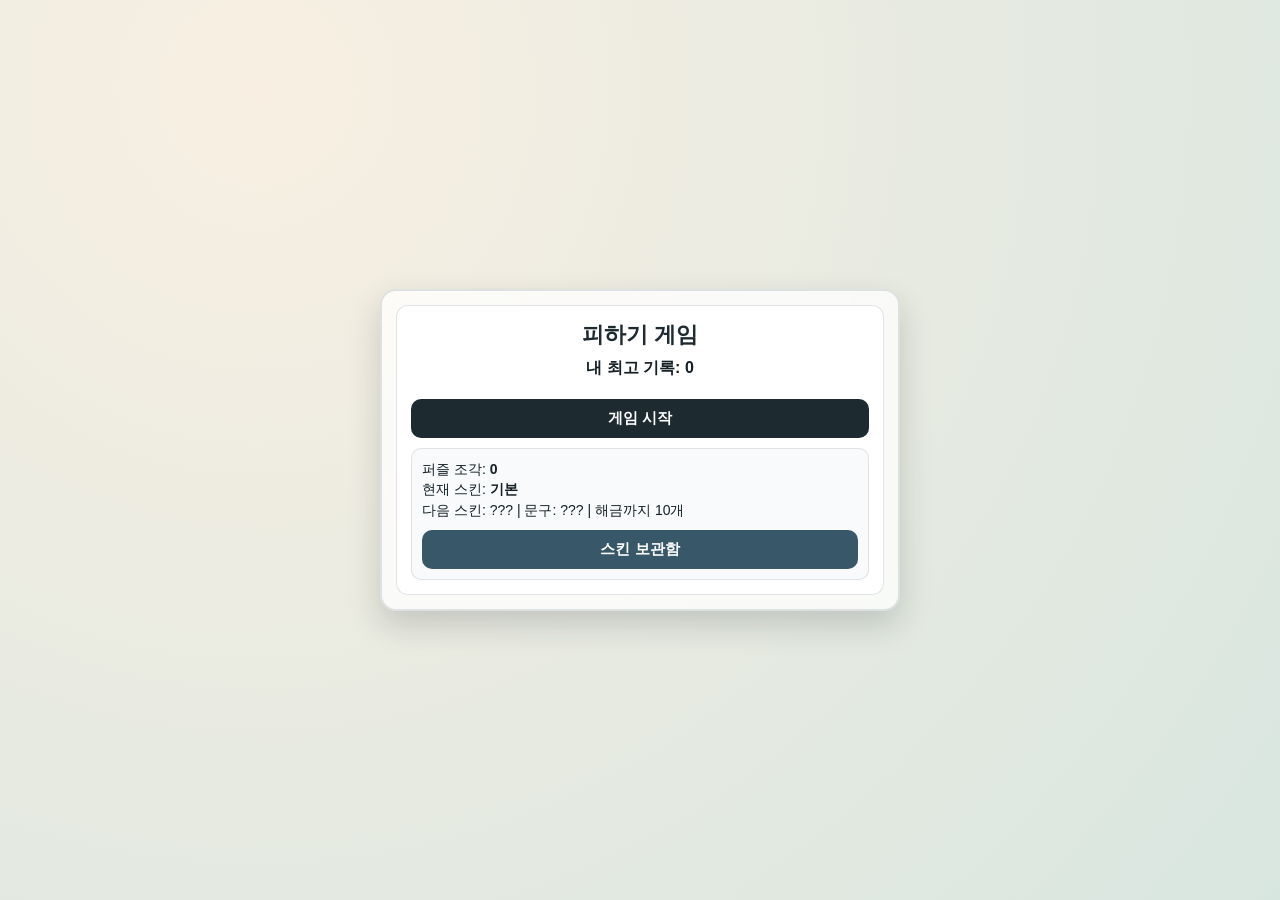
<file: index.html>
<!doctype html>
<html lang="ko">
<head>
  <meta charset="UTF-8" />
  <meta name="viewport" content="width=device-width, initial-scale=1.0" />
  <meta name="theme-color" content="#1d2a30" />
  <link rel="manifest" href="manifest.webmanifest" />
  <link rel="icon" href="icon.svg" type="image/svg+xml" />
  <title>피하기 게임</title>
  <style>
    :root {
      --bg-1: #f8efe2;
      --bg-2: #d8e6e0;
      --panel: #1d2a30;
      --accent: #ef6f6c;
      --text: #142025;
      --light: #ffffff;
    }

    * { box-sizing: border-box; }

    body {
      margin: 0;
      min-height: 100vh;
      font-family: "Trebuchet MS", "Segoe UI", sans-serif;
      color: var(--text);
      background: radial-gradient(circle at 20% 10%, var(--bg-1), var(--bg-2));
      display: grid;
      place-items: center;
      padding: 16px;
    }

    .wrap {
      width: min(92vw, 520px);
      background: rgba(255, 255, 255, 0.75);
      border: 2px solid #24404a22;
      border-radius: 16px;
      padding: 14px;
      box-shadow: 0 14px 32px rgba(22, 33, 38, 0.18);
      backdrop-filter: blur(4px);
    }

    .view { display: none; }
    .view.active { display: block; }

    .top {
      display: flex;
      justify-content: space-between;
      align-items: center;
      flex-wrap: wrap;
      gap: 8px;
      margin-bottom: 10px;
      font-weight: 700;
    }

    .badge {
      padding: 8px 10px;
      border-radius: 10px;
      background: #ffffff;
      border: 1px solid #1d2a3020;
    }

    canvas {
      display: block;
      width: 100%;
      height: auto;
      border-radius: 12px;
      background: linear-gradient(180deg, #18242d 0%, #2f4757 100%);
      border: 2px solid #ffffff70;
    }

    .notice {
      margin-bottom: 10px;
      text-align: center;
      font-weight: 800;
      color: #1d2a30;
      background: #ffd166;
      border: 1px solid #00000020;
      border-radius: 10px;
      padding: 8px 10px;
      opacity: 0;
      transform: translateY(-4px);
      transition: opacity 180ms ease, transform 180ms ease;
      pointer-events: none;
      min-height: 38px;
    }

    .notice.show {
      opacity: 1;
      transform: translateY(0);
    }

    .start-panel {
      margin-bottom: 0;
      background: #ffffff;
      border: 1px solid #1d2a3020;
      border-radius: 12px;
      padding: 14px;
      text-align: center;
    }

    .start-title {
      margin: 0 0 8px;
      font-size: 22px;
      font-weight: 900;
      color: #1d2a30;
    }

    .start-best {
      margin: 0 0 10px;
      font-weight: 700;
    }

    .skin-panel {
      margin-top: 10px;
      background: #f8fafb;
      border: 1px solid #1d2a301c;
      border-radius: 10px;
      padding: 10px;
      text-align: left;
      font-size: 14px;
      line-height: 1.45;
    }

    .btn.alt {
      background: #38586a;
    }

    .skin-view-head {
      display: flex;
      justify-content: space-between;
      align-items: center;
      margin-bottom: 10px;
      gap: 10px;
    }

    .skin-title {
      margin: 0;
      font-size: 20px;
      font-weight: 900;
    }

    .skin-grid {
      display: grid;
      grid-template-columns: repeat(2, minmax(0, 1fr));
      gap: 8px;
      margin-top: 8px;
    }

    .skin-pagination {
      display: flex;
      justify-content: center;
      gap: 6px;
      margin-top: 10px;
    }

    .page-btn {
      min-width: 34px;
      border: 1px solid #1d2a3040;
      border-radius: 8px;
      background: #fff;
      color: #1d2a30;
      padding: 6px 9px;
      font-weight: 800;
      cursor: pointer;
    }

    .page-btn.active {
      background: #1d2a30;
      color: #fff;
      border-color: #1d2a30;
    }

    .skin-card {
      border: 1px solid #1d2a3025;
      border-radius: 10px;
      background: #ffffff;
      padding: 10px;
      text-align: left;
    }

    .skin-card.selected {
      border-color: #244f65;
      box-shadow: inset 0 0 0 1px #244f65;
    }

    .skin-chip {
      display: inline-block;
      width: 16px;
      height: 16px;
      border-radius: 4px;
      border: 1px solid #00000022;
      vertical-align: middle;
      margin-right: 6px;
    }

    .mini-btn {
      margin-top: 8px;
      width: 100%;
      border: none;
      border-radius: 8px;
      padding: 7px 8px;
      background: #2f4b59;
      color: #fff;
      font-size: 13px;
      font-weight: 700;
      cursor: pointer;
    }

    .mini-btn:disabled {
      background: #7f8b91;
      cursor: not-allowed;
    }

    .btn {
      margin-top: 10px;
      width: 100%;
      border: none;
      border-radius: 10px;
      padding: 10px 12px;
      background: var(--panel);
      color: var(--light);
      font-size: 15px;
      font-weight: 700;
      cursor: pointer;
    }

    .btn:hover { filter: brightness(1.08); }
  </style>
</head>
<body>
  <main class="wrap">
    <section id="lobbyView" class="view active">
      <section class="start-panel">
        <h2 class="start-title">피하기 게임</h2>
        <p class="start-best">내 최고 기록: <span id="lobbyBest">0</span></p>
        <button class="btn" id="startBtn">게임 시작</button>
        <section class="skin-panel">
          <div>퍼즐 조각: <strong><span id="lobbyPieces">0</span></strong></div>
          <div>현재 스킨: <strong><span id="lobbySkinName">기본</span></strong></div>
          <div id="nextSkinHint">다음 스킨 해금까지 0개</div>
          <button class="btn alt" id="openSkinBtn">스킨 보관함</button>
        </section>
      </section>
    </section>

    <section id="skinView" class="view">
      <section class="start-panel">
        <div class="skin-view-head">
          <h2 class="skin-title">스킨 보관함</h2>
          <div>조각: <strong><span id="skinViewPieces">0</span></strong></div>
        </div>
        <div id="skinGrid" class="skin-grid"></div>
        <div id="skinPagination" class="skin-pagination"></div>
        <button class="btn" id="backFromSkin">로비로 돌아가기</button>
      </section>
    </section>

    <section id="gameView" class="view">
      <section class="top">
        <div class="badge">점수: <span id="score">0</span></div>
        <div class="badge">최고점: <span id="best">0</span></div>
        <div class="badge">난이도: <span id="difficulty">1</span></div>
        <div class="badge">조각: <span id="pieces">0</span></div>
      </section>
      <div class="notice" id="notice"></div>
      <canvas id="game" width="480" height="640"></canvas>
      <button class="btn" id="restart">다시 시작 (R)</button>
      <button class="btn" id="backLobby">로비로 돌아가기</button>
    </section>
  </main>

  <script>
    const canvas = document.getElementById("game");
    const ctx = canvas.getContext("2d");
    const lobbyViewEl = document.getElementById("lobbyView");
    const skinViewEl = document.getElementById("skinView");
    const gameViewEl = document.getElementById("gameView");
    const lobbyBestEl = document.getElementById("lobbyBest");
    const lobbyPiecesEl = document.getElementById("lobbyPieces");
    const lobbySkinNameEl = document.getElementById("lobbySkinName");
    const nextSkinHintEl = document.getElementById("nextSkinHint");
    const openSkinBtn = document.getElementById("openSkinBtn");
    const skinViewPiecesEl = document.getElementById("skinViewPieces");
    const skinGridEl = document.getElementById("skinGrid");
    const skinPaginationEl = document.getElementById("skinPagination");
    const backFromSkinBtn = document.getElementById("backFromSkin");
    const scoreEl = document.getElementById("score");
    const bestEl = document.getElementById("best");
    const difficultyEl = document.getElementById("difficulty");
    const piecesEl = document.getElementById("pieces");
    const noticeEl = document.getElementById("notice");
    const startBtn = document.getElementById("startBtn");
    const restartBtn = document.getElementById("restart");
    const backLobbyBtn = document.getElementById("backLobby");

    const W = canvas.width;
    const H = canvas.height;

    const SKINS = [
      { id: "basic", name: "기본", body: "#A8E6CF", eye: "#142025", unlockPieces: 0, unlockLine: "기본은 언제나 든든한 스타터!" },
      { id: "sunset", name: "선셋", body: "#FFD166", eye: "#3E2A1E", unlockPieces: 10, unlockLine: "노을빛 입장, 오늘 판 분위기 좋다!" },
      { id: "mint", name: "민트", body: "#7CE7D4", eye: "#103A44", unlockPieces: 25, unlockLine: "상쾌한 민트 출격, 손이 더 가벼워진다!" },
      { id: "night", name: "나이트", body: "#94A3FF", eye: "#1F2240", unlockPieces: 45, unlockLine: "밤하늘 모드 해제, 이제 진짜 고수 느낌!" },
      { id: "cherry", name: "체리", body: "#FF8AAE", eye: "#4B1F2F", unlockPieces: 70, unlockLine: "체리 팡! 화면이 더 달콤해졌다!" },
      { id: "forest", name: "포레스트", body: "#7CCB5A", eye: "#1C3A24", unlockPieces: 100, unlockLine: "숲속 모드 온, 집중력이 살아난다!" },
      { id: "ocean", name: "오션", body: "#6CCBFF", eye: "#11394A", unlockPieces: 135, unlockLine: "파도 리듬 탑승, 회피 감각 최대치!" },
      { id: "volcano", name: "볼케이노", body: "#FF7B4A", eye: "#3D170D", unlockPieces: 175, unlockLine: "화산 코어 점화, 손끝이 뜨거워진다!" }
    ];
    const SKINS_PER_PAGE = 4;

    let bestScore = Number(localStorage.getItem("avoid_best") || 0);
    let puzzlePieces = Number(localStorage.getItem("avoid_pieces") || 0);
    let unlockedSkins = JSON.parse(localStorage.getItem("avoid_unlocked_skins") || "[\"basic\"]");
    let selectedSkinId = localStorage.getItem("avoid_selected_skin") || "basic";
    bestEl.textContent = String(bestScore);
    lobbyBestEl.textContent = String(bestScore);
    piecesEl.textContent = String(puzzlePieces);
    lobbyPiecesEl.textContent = String(puzzlePieces);

    let keys = { left: false, right: false, up: false, down: false };
    let obstacles = [];
    let puzzleDrops = [];
    let score = 0;
    let gameOver = false;
    let gameStarted = false;
    let frame = 0;
    let difficultyTier = 0;
    let noticeTimer = null;
    let skinPage = 1;

    const player = {
      x: W / 2 - 18,
      y: H - 62,
      w: 36,
      h: 36,
      speed: 5.2
    };

    function getSkinById(id) {
      return SKINS.find((skin) => skin.id === id) || SKINS[0];
    }

    function ensureSkinState() {
      const unlockedSet = new Set(unlockedSkins);
      for (const skin of SKINS) {
        if (puzzlePieces >= skin.unlockPieces) unlockedSet.add(skin.id);
      }
      unlockedSkins = SKINS.map((skin) => skin.id).filter((id) => unlockedSet.has(id));
      if (!unlockedSkins.includes(selectedSkinId)) selectedSkinId = unlockedSkins[0] || "basic";
      localStorage.setItem("avoid_unlocked_skins", JSON.stringify(unlockedSkins));
      localStorage.setItem("avoid_selected_skin", selectedSkinId);
    }

    function updateSkinLobbyUI() {
      const currentSkin = getSkinById(selectedSkinId);
      lobbySkinNameEl.textContent = currentSkin.name;
      lobbyPiecesEl.textContent = String(puzzlePieces);
      piecesEl.textContent = String(puzzlePieces);
      skinViewPiecesEl.textContent = String(puzzlePieces);

      const lockedSkin = SKINS.find((skin) => !unlockedSkins.includes(skin.id));
      if (!lockedSkin) {
        nextSkinHintEl.textContent = "모든 스킨을 해금했어요.";
      } else {
        const remain = Math.max(0, lockedSkin.unlockPieces - puzzlePieces);
        nextSkinHintEl.textContent = `다음 스킨: ??? | 문구: ??? | 해금까지 ${remain}개`;
      }
    }

    function setActiveView(viewEl) {
      lobbyViewEl.classList.remove("active");
      skinViewEl.classList.remove("active");
      gameViewEl.classList.remove("active");
      viewEl.classList.add("active");
    }

    function selectSkin(skinId) {
      if (!unlockedSkins.includes(skinId)) return;
      selectedSkinId = skinId;
      localStorage.setItem("avoid_selected_skin", selectedSkinId);
      updateSkinLobbyUI();
      renderSkinGrid();
    }

    function getSkinPageCount() {
      return Math.max(1, Math.ceil(SKINS.length / SKINS_PER_PAGE));
    }

    function renderSkinPagination() {
      const totalPages = getSkinPageCount();
      skinPaginationEl.innerHTML = "";
      for (let p = 1; p <= totalPages; p++) {
        const btn = document.createElement("button");
        btn.className = "page-btn" + (p === skinPage ? " active" : "");
        btn.textContent = String(p);
        btn.addEventListener("click", () => {
          skinPage = p;
          renderSkinGrid();
        });
        skinPaginationEl.appendChild(btn);
      }
    }

    function renderSkinGrid() {
      skinGridEl.innerHTML = "";
      const totalPages = getSkinPageCount();
      skinPage = Math.max(1, Math.min(skinPage, totalPages));
      const start = (skinPage - 1) * SKINS_PER_PAGE;
      const pageSkins = SKINS.slice(start, start + SKINS_PER_PAGE);

      for (const skin of pageSkins) {
        const unlocked = unlockedSkins.includes(skin.id);
        const card = document.createElement("article");
        card.className = "skin-card" + (selectedSkinId === skin.id ? " selected" : "");

        const displayName = unlocked ? skin.name : "???";
        const displayLine = unlocked ? skin.unlockLine : "???";
        const chipColor = unlocked ? skin.body : "#c4c9cd";
        card.innerHTML = `
          <div><span class="skin-chip" style="background:${chipColor};"></span><strong>${displayName}</strong></div>
          <div>${displayLine}</div>
          <button class="mini-btn"${unlocked ? "" : " disabled"}>${selectedSkinId === skin.id ? "선택됨" : (unlocked ? "선택" : "잠김")}</button>
        `;

        const btn = card.querySelector("button");
        if (btn && unlocked) {
          btn.addEventListener("click", () => selectSkin(skin.id));
        }
        skinGridEl.appendChild(card);
      }
      renderSkinPagination();
    }

    function openSkinView() {
      updateSkinLobbyUI();
      const selectedIndex = SKINS.findIndex((skin) => skin.id === selectedSkinId);
      if (selectedIndex >= 0) {
        skinPage = Math.floor(selectedIndex / SKINS_PER_PAGE) + 1;
      }
      renderSkinGrid();
      setActiveView(skinViewEl);
    }

    function addPuzzlePiece(count = 1) {
      const prevUnlocked = new Set(unlockedSkins);
      puzzlePieces += count;
      localStorage.setItem("avoid_pieces", String(puzzlePieces));
      ensureSkinState();
      updateSkinLobbyUI();
      if (skinViewEl.classList.contains("active")) renderSkinGrid();
      const newlyUnlocked = SKINS.find((skin) => !prevUnlocked.has(skin.id) && unlockedSkins.includes(skin.id));
      if (newlyUnlocked) {
        showDifficultyNotice(newlyUnlocked.unlockLine);
      }
    }

    function resetGame() {
      obstacles = [];
      puzzleDrops = [];
      score = 0;
      gameOver = false;
      frame = 0;
      difficultyTier = 0;
      keys.left = false;
      keys.right = false;
      keys.up = false;
      keys.down = false;
      player.x = W / 2 - player.w / 2;
      player.y = H - 62;
      scoreEl.textContent = "0";
      difficultyEl.textContent = "1";
      piecesEl.textContent = String(puzzlePieces);
      hideDifficultyNotice();
    }

    function showLobbyView() {
      lobbyBestEl.textContent = String(bestScore);
      updateSkinLobbyUI();
      setActiveView(lobbyViewEl);
      gameStarted = false;
      hideDifficultyNotice();
      keys.left = false;
      keys.right = false;
      keys.up = false;
      keys.down = false;
    }

    function startGame() {
      resetGame();
      setActiveView(gameViewEl);
      gameStarted = true;
    }

    function getSpeedTier() {
      return Math.floor(score / 20);
    }

    function showDifficultyNotice(text) {
      noticeEl.textContent = text;
      noticeEl.classList.add("show");
      if (noticeTimer) clearTimeout(noticeTimer);
      noticeTimer = setTimeout(() => {
        noticeEl.classList.remove("show");
      }, 1100);
    }

    function hideDifficultyNotice() {
      noticeEl.textContent = "";
      noticeEl.classList.remove("show");
      if (noticeTimer) {
        clearTimeout(noticeTimer);
        noticeTimer = null;
      }
    }

    function syncDifficulty() {
      const nextTier = getSpeedTier();
      if (nextTier === difficultyTier) return;
      const prevTier = difficultyTier;
      difficultyTier = nextTier;
      difficultyEl.textContent = String(difficultyTier + 1);
      if (difficultyTier > prevTier) {
        showDifficultyNotice(`난이도 상승! Lv.${difficultyTier + 1}`);
      }
    }

    function spawnTopObstacle() {
      const min = 22;
      const max = 60;
      const size = Math.random() * (max - min) + min;
      const tier = getSpeedTier();
      const speed = Math.random() * 2.3 + 2.5 + tier * 0.25;
      obstacles.push({
        x: Math.random() * (W - size),
        y: -size - 6,
        w: size,
        h: size,
        vx: 0,
        vy: speed
      });
    }

    function spawnSideObstacle() {
      const min = 20;
      const max = 52;
      const size = Math.random() * (max - min) + min;
      const tier = getSpeedTier();
      const speed = Math.random() * 1.8 + 2.2 + tier * 0.18;
      const fromLeft = Math.random() < 0.5;
      obstacles.push({
        x: fromLeft ? -size - 8 : W + 8,
        y: Math.random() * (H - size),
        w: size,
        h: size,
        vx: fromLeft ? speed : -speed,
        vy: 0
      });
    }

    function spawnObstacle() {
      if (score >= 100 && Math.random() < 0.35) {
        spawnSideObstacle();
        return;
      }
      spawnTopObstacle();
    }

    function spawnPuzzleDrop() {
      const size = 16;
      const tier = getSpeedTier();
      const speed = 2.2 + tier * 0.14;
      puzzleDrops.push({
        x: Math.random() * (W - size),
        y: -size - 8,
        w: size,
        h: size,
        vy: speed
      });
    }

    function isOffScreen(o) {
      const margin = 24;
      return (
        o.x > W + margin ||
        o.x + o.w < -margin ||
        o.y > H + margin ||
        o.y + o.h < -margin
      );
    }

    function rectHit(a, b) {
      return a.x < b.x + b.w && a.x + a.w > b.x && a.y < b.y + b.h && a.y + a.h > b.y;
    }

    function update() {
      if (gameOver || !gameStarted) return;
      frame++;

      if (keys.left) player.x -= player.speed;
      if (keys.right) player.x += player.speed;
      if (keys.up) player.y -= player.speed;
      if (keys.down) player.y += player.speed;
      player.x = Math.max(0, Math.min(W - player.w, player.x));
      player.y = Math.max(0, Math.min(H - player.h, player.y));

      const spawnTerm = Math.max(18, 45 - Math.floor(score / 70));
      if (frame % spawnTerm === 0) spawnObstacle();
      if (frame % 95 === 0 && Math.random() < 0.42) spawnPuzzleDrop();

      const speedFactor = 1 + getSpeedTier() * 0.06;
      for (let i = obstacles.length - 1; i >= 0; i--) {
        const o = obstacles[i];
        o.x += o.vx * speedFactor;
        o.y += o.vy * speedFactor;

        if (rectHit(player, o)) {
          gameOver = true;
          if (score > bestScore) {
            bestScore = score;
            localStorage.setItem("avoid_best", String(bestScore));
            bestEl.textContent = String(bestScore);
            lobbyBestEl.textContent = String(bestScore);
          }
          break;
        }

        if (isOffScreen(o)) {
          obstacles.splice(i, 1);
          score++;
          scoreEl.textContent = String(score);
        }
      }

      for (let i = puzzleDrops.length - 1; i >= 0; i--) {
        const p = puzzleDrops[i];
        p.y += p.vy;

        if (rectHit(player, p)) {
          puzzleDrops.splice(i, 1);
          addPuzzlePiece(1);
          continue;
        }

        if (isOffScreen(p)) {
          puzzleDrops.splice(i, 1);
        }
      }

      syncDifficulty();
    }

    function drawBackground() {
      const grad = ctx.createLinearGradient(0, 0, 0, H);
      grad.addColorStop(0, "#11202A");
      grad.addColorStop(1, "#365264");
      ctx.fillStyle = grad;
      ctx.fillRect(0, 0, W, H);

      ctx.strokeStyle = "rgba(255,255,255,0.1)";
      for (let i = 0; i < 7; i++) {
        const y = (frame * 2 + i * 90) % (H + 90) - 90;
        ctx.beginPath();
        ctx.moveTo(0, y);
        ctx.lineTo(W, y + 10);
        ctx.stroke();
      }
    }

    function drawPlayer() {
      const skin = getSkinById(selectedSkinId);
      ctx.fillStyle = skin.body;
      ctx.fillRect(player.x, player.y, player.w, player.h);
      ctx.fillStyle = skin.eye;
      ctx.fillRect(player.x + 8, player.y + 8, 7, 7);
      ctx.fillRect(player.x + 21, player.y + 8, 7, 7);
    }

    function drawObstacles() {
      for (const o of obstacles) {
        ctx.fillStyle = "#EF6F6C";
        ctx.fillRect(o.x, o.y, o.w, o.h);
      }
    }

    function drawPuzzleDrops() {
      for (const p of puzzleDrops) {
        ctx.fillStyle = "#FFD166";
        ctx.fillRect(p.x, p.y, p.w, p.h);
        ctx.fillStyle = "#fff3c4";
        ctx.fillRect(p.x + 4, p.y + 4, 3, 3);
        ctx.fillRect(p.x + 9, p.y + 4, 3, 3);
        ctx.fillRect(p.x + 6, p.y + 9, 4, 4);
      }
    }

    function drawGameOver() {
      if (!gameOver) return;
      ctx.fillStyle = "rgba(0, 0, 0, 0.55)";
      ctx.fillRect(0, 0, W, H);
      ctx.fillStyle = "#fff";
      ctx.textAlign = "center";
      ctx.font = "bold 40px Trebuchet MS";
      ctx.fillText("GAME OVER", W / 2, H / 2 - 26);
      ctx.font = "20px Trebuchet MS";
      ctx.fillText(`점수: ${score}`, W / 2, H / 2 + 8);
      ctx.font = "16px Trebuchet MS";
      ctx.fillText("R 키 또는 버튼으로 재시작", W / 2, H / 2 + 40);
    }

    function loop() {
      update();
      drawBackground();
      drawPlayer();
      drawObstacles();
      drawPuzzleDrops();
      drawGameOver();
      requestAnimationFrame(loop);
    }

    function isLeftKey(e) {
      return e.code === "ArrowLeft" || e.code === "KeyA" || e.key === "ArrowLeft";
    }

    function isRightKey(e) {
      return e.code === "ArrowRight" || e.code === "KeyD" || e.key === "ArrowRight";
    }

    function isUpKey(e) {
      return e.code === "ArrowUp" || e.code === "KeyW" || e.key === "ArrowUp";
    }

    function isDownKey(e) {
      return e.code === "ArrowDown" || e.code === "KeyS" || e.key === "ArrowDown";
    }

    function isRestartKey(e) {
      return e.code === "KeyR" || e.key === "r" || e.key === "R";
    }

    window.addEventListener("keydown", (e) => {
      let handled = false;
      if (isLeftKey(e)) {
        keys.left = true;
        handled = true;
      }
      if (isRightKey(e)) {
        keys.right = true;
        handled = true;
      }
      if (isUpKey(e)) {
        keys.up = true;
        handled = true;
      }
      if (isDownKey(e)) {
        keys.down = true;
        handled = true;
      }
      if (isRestartKey(e)) {
        if (gameViewEl.classList.contains("active")) resetGame();
        if (lobbyViewEl.classList.contains("active")) startGame();
        handled = true;
      }
      if (handled) e.preventDefault();
    });

    window.addEventListener("keyup", (e) => {
      let handled = false;
      if (isLeftKey(e)) {
        keys.left = false;
        handled = true;
      }
      if (isRightKey(e)) {
        keys.right = false;
        handled = true;
      }
      if (isUpKey(e)) {
        keys.up = false;
        handled = true;
      }
      if (isDownKey(e)) {
        keys.down = false;
        handled = true;
      }
      if (handled) e.preventDefault();
    });

    canvas.addEventListener("touchstart", (e) => {
      const touch = e.touches[0];
      if (!touch) return;
      const rect = canvas.getBoundingClientRect();
      const x = touch.clientX - rect.left;
      keys.left = x < rect.width / 2;
      keys.right = x >= rect.width / 2;
      e.preventDefault();
    }, { passive: false });

    canvas.addEventListener("touchmove", (e) => {
      const touch = e.touches[0];
      if (!touch) return;
      const rect = canvas.getBoundingClientRect();
      const x = touch.clientX - rect.left;
      keys.left = x < rect.width / 2;
      keys.right = x >= rect.width / 2;
      e.preventDefault();
    }, { passive: false });

    canvas.addEventListener("touchend", () => {
      keys.left = false;
      keys.right = false;
      keys.up = false;
      keys.down = false;
    });

    restartBtn.addEventListener("click", () => {
      resetGame();
    });
    backLobbyBtn.addEventListener("click", showLobbyView);
    backFromSkinBtn.addEventListener("click", showLobbyView);
    startBtn.addEventListener("click", startGame);
    openSkinBtn.addEventListener("click", openSkinView);

    ensureSkinState();
    updateSkinLobbyUI();
    renderSkinGrid();
    resetGame();
    showLobbyView();
    loop();

    if ("serviceWorker" in navigator) {
      window.addEventListener("load", () => {
        navigator.serviceWorker.register("./sw.js", { updateViaCache: "none" })
          .then((reg) => reg.update())
          .catch((err) => {
            console.error("Service worker registration failed:", err);
          });
      });
    }
  </script>
</body>
</html>
</file>
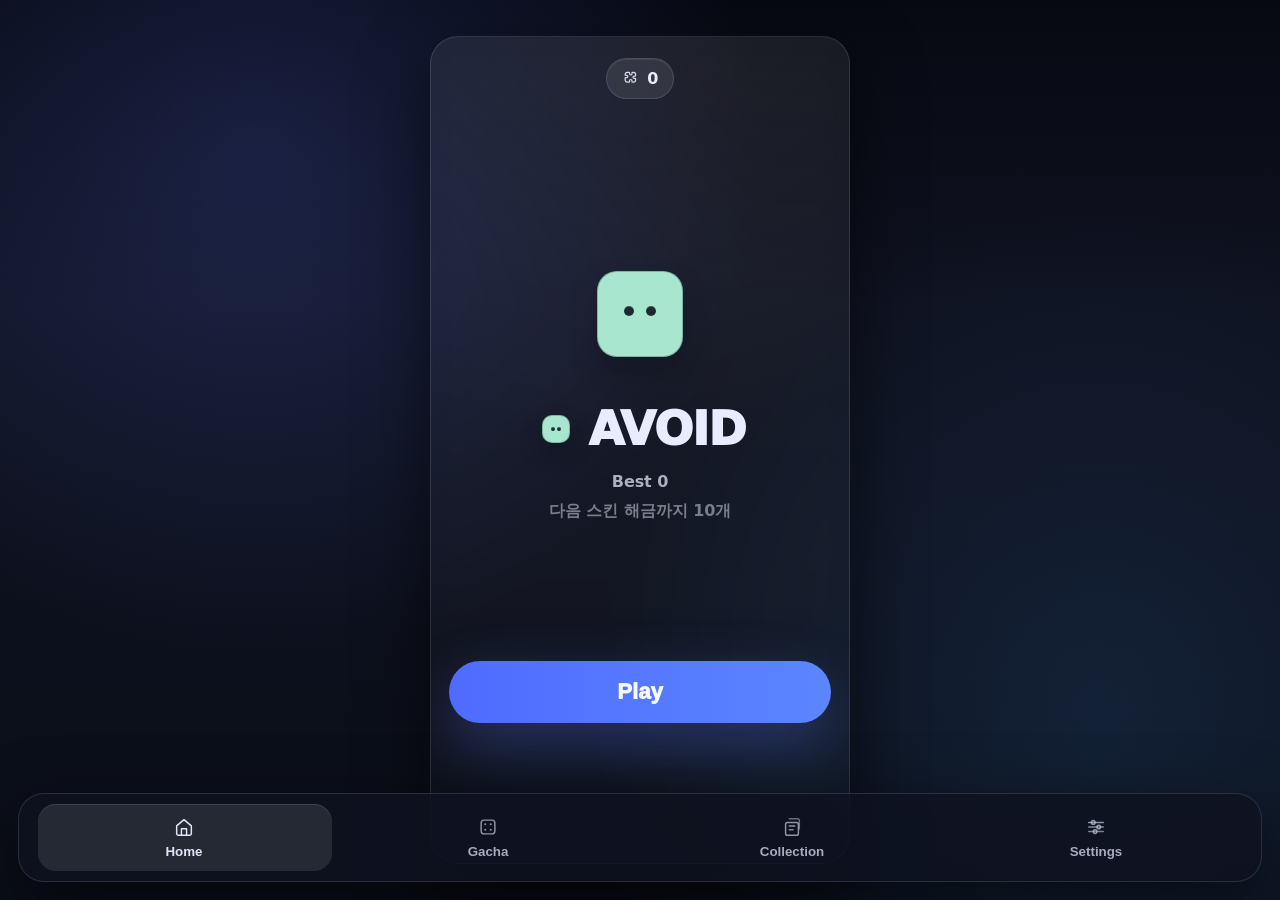
<file: docs/index.html>
<!doctype html>
<html lang="ko">
<head>
  <meta charset="UTF-8" />
  <meta name="viewport" content="width=device-width, initial-scale=1.0" />
  <meta name="theme-color" content="#1d2a30" />
  <link rel="manifest" href="manifest.webmanifest" />
  <link rel="icon" href="icon.svg" type="image/svg+xml" />
  <title>피하기 게임</title>
  <meta http-equiv="refresh" content="0; url=avoid_game.html" />
  <style>
    body { font-family: "Trebuchet MS", "Segoe UI", sans-serif; padding: 20px; }
  </style>
</head>
<body>
  <p>이동 중... <a href="avoid_game.html">피하기 게임 열기</a></p>
  <script>
    location.replace("./avoid_game.html");
  </script>
</body>
</html>
</file>
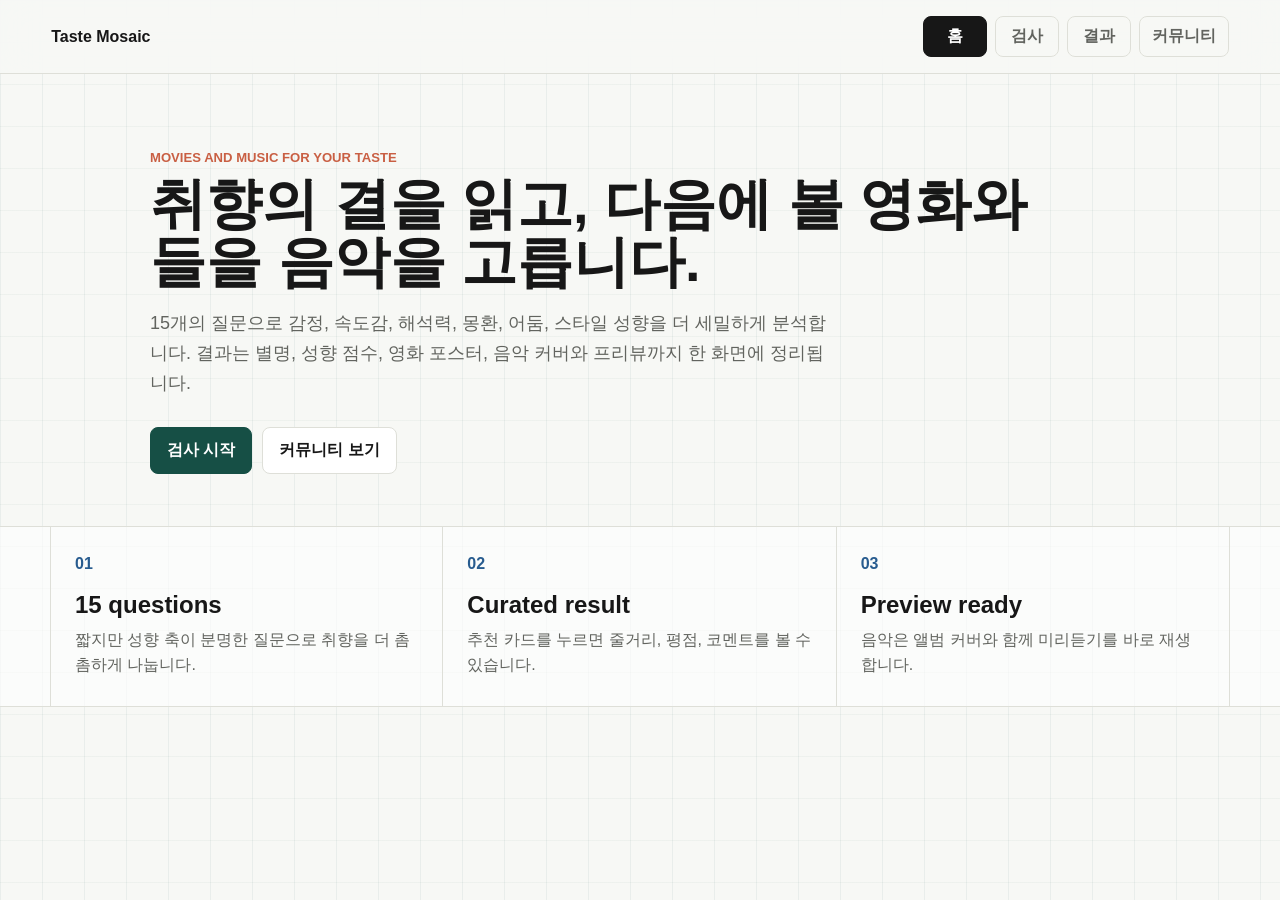
<file: docs/taste-mosaic/index.html>
<!DOCTYPE html>
<html lang="ko">
  <head>
    <meta charset="UTF-8" />
    <meta name="viewport" content="width=device-width, initial-scale=1.0" />
    <title>Taste Mosaic</title>
    <meta
      name="description"
      content="Taste Mosaic은 15개의 취향 질문으로 영화와 음악을 추천해주는 웹사이트입니다."
    />
    <meta name="robots" content="index, follow" />
    <meta property="og:title" content="Taste Mosaic" />
    <meta
      property="og:description"
      content="취향 검사를 하고 영화와 음악 추천을 받아보세요."
    />
    <meta property="og:type" content="website" />
    <link rel="stylesheet" href="./styles.css?v=24" />
  </head>
  <body data-page="home">
    <header class="site-header">
      <a class="brand-mark" href="./index.html?v=24">Taste Mosaic</a>
      <nav class="site-nav" aria-label="주요 메뉴">
        <a class="nav-link is-active" href="./index.html?v=24">홈</a>
        <a class="nav-link" href="./quiz.html?v=24">검사</a>
        <a class="nav-link" href="./result.html?v=24">결과</a>
        <a class="nav-link" href="./community.html?v=24">커뮤니티</a>
      </nav>
    </header>

    <main class="home-page">
      <section class="home-hero">
        <p class="eyebrow">Movies and music for your taste</p>
        <h1>취향의 결을 읽고, 다음에 볼 영화와 들을 음악을 고릅니다.</h1>
        <p class="hero-text">
          15개의 질문으로 감정, 속도감, 해석력, 몽환, 어둠, 스타일 성향을
          더 세밀하게 분석합니다. 결과는 별명, 성향 점수, 영화 포스터, 음악 커버와
          프리뷰까지 한 화면에 정리됩니다.
        </p>
        <div class="hero-actions">
          <a class="primary-button" href="./quiz.html?v=24">검사 시작</a>
          <a class="secondary-button" href="./community.html?v=24">커뮤니티 보기</a>
        </div>
      </section>

      <section class="site-band">
        <div class="feature-strip">
          <article>
            <span>01</span>
            <h2>15 questions</h2>
            <p>짧지만 성향 축이 분명한 질문으로 취향을 더 촘촘하게 나눕니다.</p>
          </article>
          <article>
            <span>02</span>
            <h2>Curated result</h2>
            <p>추천 카드를 누르면 줄거리, 평점, 코멘트를 볼 수 있습니다.</p>
          </article>
          <article>
            <span>03</span>
            <h2>Preview ready</h2>
            <p>음악은 앨범 커버와 함께 미리듣기를 바로 재생합니다.</p>
          </article>
        </div>
      </section>
    </main>

    <script src="./app.js?v=24"></script>
  </body>
</html>
</file>
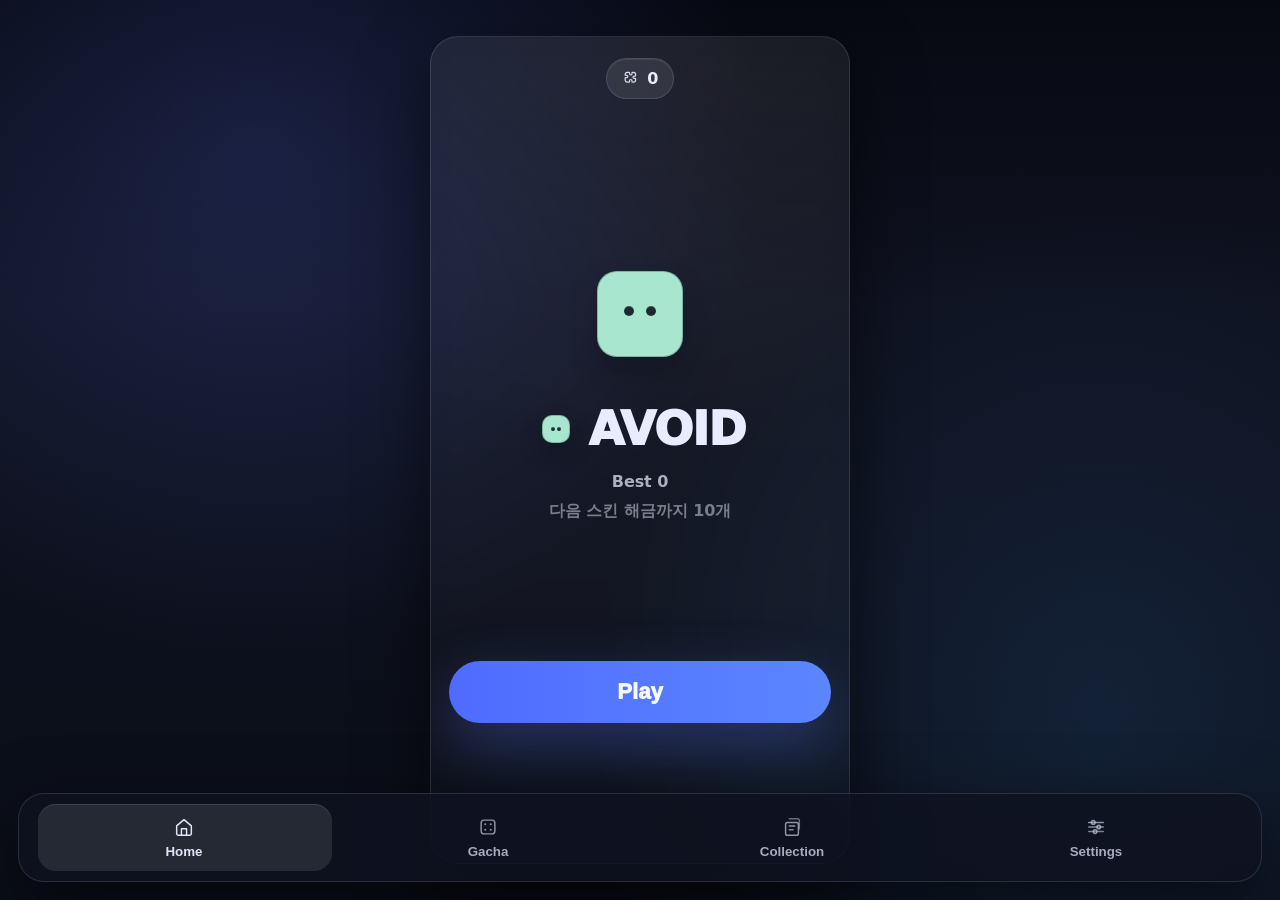
<file: avoid_game.html>
<!doctype html>
<html lang="ko">
<head>
  <meta charset="UTF-8" />
  <meta name="viewport" content="width=device-width, initial-scale=1.0, viewport-fit=cover" />
  <meta name="theme-color" content="#0f1220" />
  <link rel="manifest" href="manifest.webmanifest" />
  <link rel="icon" href="icon.svg" type="image/svg+xml" />
  <title>피하기 게임</title>
  <style>

    :root {
      --bg0: #070912;
      --bg1: #0f1220;
      --bg2: #141a2b;
      --surface: rgba(255, 255, 255, 0.06);
      --surface2: rgba(255, 255, 255, 0.09);
      --stroke: rgba(255, 255, 255, 0.12);
      --stroke2: rgba(255, 255, 255, 0.18);
      --text: #e9ecff;
      --muted: rgba(233, 236, 255, 0.72);
      --muted2: rgba(233, 236, 255, 0.48);
      --primary: #5b78ff;
      --primary2: #4aa2ff;
      --danger: #ff5160;
      --gold0: #ffd36b;
      --gold1: #ffefb3;
    }

    :root[data-theme="light"] {
      --bg0: #f4f6ff;
      --bg1: #eef2ff;
      --bg2: #ffffff;
      --surface: rgba(17, 24, 39, 0.05);
      --surface2: rgba(17, 24, 39, 0.07);
      --stroke: rgba(17, 24, 39, 0.12);
      --stroke2: rgba(17, 24, 39, 0.18);
      --text: #0b1220;
      --muted: rgba(11, 18, 32, 0.70);
      --muted2: rgba(11, 18, 32, 0.46);
      --primary: #3f5bff;
      --primary2: #2f8cff;
      --danger: #e11d48;
      --gold0: #e2b44f;
      --gold1: #fff0c2;
    }

    * { box-sizing: border-box; }

    body {
      margin: 0;
      min-height: 100vh;
      font-family: ui-rounded, system-ui, -apple-system, "SF Pro Rounded", "SF Pro Display", "Segoe UI", sans-serif;
      color: var(--text);
      background:
        radial-gradient(900px 900px at 20% 18%, rgba(91, 120, 255, 0.18), transparent 56%),
        radial-gradient(860px 860px at 86% 80%, rgba(74, 162, 255, 0.12), transparent 60%),
        linear-gradient(180deg, var(--bg0), var(--bg1) 34%, #0a0e18);
      display: grid;
      place-items: center;
      padding: 16px;
    }

    @supports (height: 100svh) {
      body { min-height: 100svh; }
      .app { height: min(92svh, 860px); }
    }

    @supports (height: 100dvh) {
      /* Prefer stable svh above; dvh is here for browsers that only support dvh. */
      .app { height: min(92dvh, 860px); }
    }

    .app {
      width: min(92vw, 420px);
      height: min(var(--appVhPx, 92vh), 860px);
      background:
        radial-gradient(900px 900px at 50% -10%, rgba(255, 255, 255, 0.06), transparent 55%),
        linear-gradient(180deg, rgba(255, 255, 255, 0.04), rgba(255, 255, 255, 0.02));
      border: 1px solid var(--stroke);
      border-radius: 28px;
      box-shadow: 0 30px 70px rgba(0, 0, 0, 0.55);
      overflow: hidden;
      position: relative;
      padding: 18px 18px calc(18px + 104px + env(safe-area-inset-bottom));
      backdrop-filter: blur(10px);
    }

    .view { display: none; height: 100%; position: relative; z-index: 1; }
    .view.active { display: flex; flex-direction: column; gap: 14px; }

    #gameView.view.active { gap: 8px; }

    #gameView { min-height: 0; }

    .hud {
      display: flex;
      justify-content: center;
      align-items: center;
      min-height: 46px;
    }

    .pill {
      display: inline-flex;
      align-items: center;
      gap: 8px;
      padding: 10px 14px;
      border-radius: 999px;
      background: var(--surface2);
      border: 1px solid var(--stroke);
      box-shadow: inset 0 1px 0 rgba(255, 255, 255, 0.08);
    }

    .pill strong { font-weight: 900; letter-spacing: 0.2px; }

    .pill svg { width: 18px; height: 18px; opacity: 0.9; }

    .center {
      flex: 1;
      display: grid;
      place-items: center;
      text-align: center;
      padding: 6px 8px;
    }

    .mascot-wrap {
      display: flex;
      justify-content: center;
      margin-bottom: 18px;
    }
	    .mascot {
	      width: 148px;
	      height: 148px;
	      border-radius: 28px;
	      background: transparent;
	      border: 0;
      display: grid;
      place-items: center;
      position: relative;
      box-shadow: none;
      --skin-body: #A8E6CF;
      --skin-eye: #142025;
    }

	    .mascot-avatar {
	      width: 86px;
	      height: 86px;
	      border-radius: 20px;
	      background: var(--skin-body);
	      border: 1px solid rgba(0, 0, 0, 0.22);
      position: relative;
      box-shadow: 0 16px 30px rgba(0, 0, 0, 0.24);
    }

	    .mascot-avatar::before,
	    .mascot-avatar::after {
      content: "";
      position: absolute;
	      top: 34px;
	      width: 10px;
	      height: 10px;
      border-radius: 999px;
      background: var(--skin-eye);
      box-shadow: inset 0 1px 0 rgba(255, 255, 255, 0.20);
      opacity: 0.95;
    }

	    .mascot-avatar::before { left: 26px; }
	    .mascot-avatar::after { right: 26px; }

	    /* Small mascot used beside the lobby title */
	    .mascot.mascot--brand {
	      width: 44px;
	      height: 44px;
	      border-radius: 14px;
	    }
	    .mascot.mascot--brand .mascot-avatar {
	      width: 28px;
	      height: 28px;
	      border-radius: 10px;
	      box-shadow: 0 10px 22px rgba(0, 0, 0, 0.28);
	    }
	    .mascot.mascot--brand .mascot-avatar::before,
	    .mascot.mascot--brand .mascot-avatar::after {
	      top: 11px;
	      width: 4px;
	      height: 4px;
	    }
	    .mascot.mascot--brand .mascot-avatar::before { left: 8px; }
	    .mascot.mascot--brand .mascot-avatar::after { right: 8px; }

	    .brand {
	      display: inline-flex;
	      align-items: center;
	      justify-content: center;
      gap: 10px;
      margin-bottom: 8px;
      user-select: none;
    }

	    .brand-mark {
	      width: 22px;
	      height: 22px;
	      transform: rotate(45deg);
      border-radius: 6px;
      background: linear-gradient(135deg, rgba(255,255,255,0.18), rgba(255,255,255,0.06));
      border: 1px solid rgba(255,255,255,0.16);
      box-shadow: 0 10px 26px rgba(91, 120, 255, 0.20);
    }

            .brand-name {
      font-size: 46px;
      font-weight: 950;
      letter-spacing: -0.9px;
      line-height: 1.0;
    }


    .brand-sub {
      font-size: 20px;
      font-weight: 900;
      color: var(--primary);
      letter-spacing: -0.2px;
      margin-top: 2px;
    }

    .subline {
      margin-top: 12px;
      color: var(--muted);
      font-weight: 800;
      letter-spacing: -0.1px;
    }

    .hint {
      margin-top: 10px;
      color: var(--muted2);
      font-weight: 750;
      max-width: 320px;
      line-height: 1.3;
    }

        .cta {
      width: 100%;
      border: 0;
      border-radius: 999px;
      padding: 18px 18px;
      font-size: 22px;
      font-weight: 950;
      letter-spacing: 0.1px;
      color: rgba(255,255,255,0.96);
      background: linear-gradient(90deg, #4f6bff, #5b86ff);
      box-shadow: 0 22px 60px rgba(91, 120, 255, 0.32);
      cursor: pointer;
    
      margin-bottom: 18px;
    }

    .cta:active { transform: translateY(1px); }

    .panel {
      background: var(--surface);
      border: 1px solid var(--stroke);
      border-radius: 18px;
      padding: 14px;
    }

    .panel-title {
      margin: 0;
      font-size: 18px;
      font-weight: 950;
      letter-spacing: -0.2px;
    }

    .muted { color: var(--muted); }

    .btn {
      width: 100%;
      border: 1px solid var(--stroke);
      border-radius: 14px;
      padding: 12px 12px;
      background: rgba(255, 255, 255, 0.06);
      color: var(--text);
      font-size: 14px;
      font-weight: 850;
      cursor: pointer;
    }

    .seg {
      display: grid;
      grid-template-columns: repeat(3, minmax(0, 1fr));
      gap: 8px;
      margin-top: 12px;
    }

    .seg-btn {
      border: 1px solid var(--stroke);
      background: rgba(255, 255, 255, 0.06);
      color: var(--text);
      border-radius: 14px;
      padding: 10px 10px;
      font-weight: 950;
      cursor: pointer;
    }

    :root[data-theme="light"] .seg-btn {
      background: rgba(17, 24, 39, 0.04);
    }

    .seg-btn.active {
      background: rgba(91, 120, 255, 0.18);
      border-color: rgba(91, 120, 255, 0.35);
    }

    .btn.alt {
      background: rgba(91, 120, 255, 0.14);
      border-color: rgba(91, 120, 255, 0.22);
    }

    .btn:active { transform: translateY(1px); }

    .mini-btn {
      margin-top: 10px;
      width: 100%;
      border: 1px solid var(--stroke);
      border-radius: 14px;
      padding: 10px 10px;
      background: rgba(255, 255, 255, 0.06);
      color: var(--text);
      font-size: 13px;
      font-weight: 850;
      cursor: pointer;
    }

    .mini-btn:disabled {
      opacity: 0.45;
      cursor: not-allowed;
    }
	    .notice {
	      position: absolute;
	      left: 50%;
	      top: 10px;
	      width: min(calc(100% - 18px), 360px);
	      text-align: center;
	      font-weight: 950;
	      color: rgba(15, 18, 32, 0.96);
	      border-radius: 999px;
	      opacity: 0;
	      transform: translate(-50%, -6px);
	      transition: opacity 180ms ease, transform 180ms ease;
	      pointer-events: none;
	      overflow: hidden;
	      padding: 10px 14px;
	      z-index: 5;
	      box-shadow: 0 18px 44px rgba(0, 0, 0, 0.35);
	    }

	    .notice.show {
	      opacity: 1;
	      transform: translate(-50%, 0);
	      background: linear-gradient(90deg, rgba(255, 211, 107, 0.95), rgba(255, 239, 179, 0.92));
	      border: 1px solid rgba(0, 0, 0, 0.20);
	      min-height: 40px;
	    }
    .game-hud {
      width: 100%;
      max-width: 372px;
      margin: 0 auto;
      padding: 0 6px;
      display: grid;
      grid-template-columns: repeat(4, minmax(0, 1fr));
      gap: 10px;
      align-items: stretch;
    }

    @media (max-width: 380px) {
      .game-hud {
        max-width: 100%;
        padding: 0 6px;
        grid-template-columns: repeat(2, minmax(0, 1fr));
      }
    }
    .hud-chip {
      width: 100%;
      display: flex;
      align-items: center;
      justify-content: center;
      gap: 6px;
      padding: 9px 12px;
      border-radius: 999px;
      background: rgba(255, 255, 255, 0.06);
      border: 1px solid var(--stroke);
      font-weight: 900;
      color: var(--text);
      text-align: center;
      box-shadow: inset 0 1px 0 rgba(255, 255, 255, 0.08);
    }

    .hud-chip span {
      color: var(--muted);
      font-weight: 850;
      font-size: 13px;
      letter-spacing: 0.1px;
    }

    .hud-chip strong {
      display: inline-block;
      min-width: 2ch;
      font-size: 17px;
      font-variant-numeric: tabular-nums;
      font-feature-settings: 'tnum' 1;
    }

    canvas {
      display: block;
      width: 100%;
      height: auto;
      border-radius: 18px;
      background: linear-gradient(180deg, #0d1220 0%, #121b30 100%);
      border: 1px solid rgba(255, 255, 255, 0.10);
      box-shadow: 0 20px 60px rgba(0, 0, 0, 0.45);
    }

	    .game-stage {
	      flex: 1 1 auto;
	      min-height: 0;
	      display: flex;
	      position: relative;
	    }

        .game-stage canvas {
      width: 100%;
      height: auto;
      max-height: 100%;
      aspect-ratio: 3 / 4;
    }

    .game-actions {
      display: grid;
      grid-template-columns: 1fr 1fr;
      gap: 10px;
    }

    @media (max-width: 380px) {
      .game-actions { grid-template-columns: 1fr; }
    }

    .skin-view-head {
      display: flex;
      justify-content: space-between;
      align-items: center;
      gap: 10px;
      margin-bottom: 10px;
    }

    .skin-grid {
      display: grid;
      grid-template-columns: repeat(2, minmax(0, 1fr));
      gap: 10px;
      margin-top: 10px;
    }

    .gacha-showcase {
      background: linear-gradient(180deg, rgba(255, 255, 255, 0.06), rgba(255, 255, 255, 0.03));
    }

    .gacha-legendary-grid {
      margin-top: 10px;
      display: grid;
      grid-template-columns: repeat(1, minmax(0, 1fr));
      gap: 12px;
    }

    .legendary-card {
      position: relative;
      border-radius: 22px;
      padding: 14px;
      border: 2px solid transparent;
      background:
        linear-gradient(rgba(255, 255, 255, 0.06), rgba(255, 255, 255, 0.06)) padding-box,
        linear-gradient(90deg, var(--gold0), #ffd700, var(--gold1), var(--gold0)) border-box;
      background-size: auto, 260% 100%;
      animation: legendaryShimmer 2.4s linear infinite;
      display: grid;
      grid-template-columns: 120px 1fr;
      gap: 14px;
      align-items: center;
      overflow: hidden;
    }

	    .legendary-figure {
	      width: 120px;
	      height: 120px;
	      border-radius: 26px;
	      background: rgba(0,0,0,0.18);
	      display: grid;
	      place-items: center;
	      position: relative;
	    }

	    .legendary-unknown {
	      width: 74px;
	      height: 74px;
	      border-radius: 16px;
	      display: grid;
	      place-items: center;
	      font-weight: 950;
	      font-size: 42px;
	      letter-spacing: -0.6px;
	      color: rgba(233, 236, 255, 0.92);
	      background: linear-gradient(180deg, rgba(255, 255, 255, 0.08), rgba(255, 255, 255, 0.04));
	      border: 1px solid rgba(255, 255, 255, 0.12);
	      box-shadow: 0 18px 40px rgba(0,0,0,0.30);
	    }

    .legendary-avatar {
      width: 74px;
      height: 74px;
      border-radius: 16px;
      background: var(--skin-body);
      border: 1px solid rgba(0,0,0,0.22);
      position: relative;
      box-shadow: 0 18px 40px rgba(0,0,0,0.30);
    }

    .legendary-avatar::before,
    .legendary-avatar::after {
      content: "";
      position: absolute;
      top: 28px;
      width: 10px;
      height: 10px;
      border-radius: 999px;
      background: var(--skin-eye);
    }

    .legendary-avatar::before { left: 20px; }
    .legendary-avatar::after { right: 20px; }

    .legendary-copy .tag {
      display: inline-block;
      padding: 3px 10px;
      border-radius: 999px;
      font-weight: 950;
      font-size: 12px;
      color: #2b1b00;
      background: linear-gradient(90deg, var(--gold0), #ffd700, var(--gold1));
      border: 1px solid rgba(0, 0, 0, 0.20);
    }

    .legendary-copy h3 {
      margin: 10px 0 6px;
      font-size: 22px;
      letter-spacing: -0.3px;
    }

    .legendary-copy p {
      margin: 0;
      color: var(--muted);
      font-weight: 850;
      line-height: 1.3;
    }

    @media (max-width: 380px) {
      .legendary-card { grid-template-columns: 1fr; }
      .legendary-figure { width: 100%; }
    }

    .skin-pagination {
      display: flex;
      justify-content: center;
      gap: 8px;
      margin-top: 12px;
    }

    .page-btn {
      min-width: 38px;
      border: 1px solid var(--stroke);
      border-radius: 12px;
      background: rgba(255, 255, 255, 0.06);
      color: rgba(233, 236, 255, 0.92);
      padding: 8px 10px;
      font-weight: 900;
      cursor: pointer;
    }

    .page-btn.active {
      background: rgba(91, 120, 255, 0.20);
      border-color: rgba(91, 120, 255, 0.32);
    }

    .skin-card {
      border: 1px solid rgba(255, 255, 255, 0.12);
      border-radius: 16px;
      background: rgba(255, 255, 255, 0.05);
      padding: 12px;
      text-align: left;
    }

    .skin-card.selected {
      border-color: rgba(91, 120, 255, 0.50);
      box-shadow: inset 0 0 0 1px rgba(91, 120, 255, 0.35);
    }

    .skin-card.legendary {
      position: relative;
      border: 2px solid transparent;
      background:
        linear-gradient(rgba(255, 255, 255, 0.06), rgba(255, 255, 255, 0.06)) padding-box,
        linear-gradient(90deg, var(--gold0), #ffd700, var(--gold1), var(--gold0)) border-box;
      background-size: auto, 260% 100%;
      animation: legendaryShimmer 2.4s linear infinite;
    }

    .skin-card.legendary::after {
      content: "";
      position: absolute;
      inset: -8px;
      border-radius: 20px;
      background: linear-gradient(90deg, rgba(255, 211, 107, 0.14), rgba(255, 215, 0, 0.16), rgba(255, 239, 179, 0.12), rgba(255, 211, 107, 0.14));
      filter: blur(14px);
      opacity: 0.9;
      z-index: -1;
    }

    @keyframes legendaryShimmer {
      0% { background-position: 0 0, 0 0; }
      100% { background-position: 0 0, 260% 0; }
    }

    .rarity-tag {
      display: inline-block;
      margin-left: 8px;
      padding: 3px 8px;
      border-radius: 999px;
      font-size: 12px;
      font-weight: 950;
      border: 1px solid rgba(0, 0, 0, 0.22);
      vertical-align: middle;
    }

    .rarity-tag.rarity-L {
      color: #2b1b00;
      background: linear-gradient(90deg, var(--gold0), #ffd700, var(--gold1));
    }

    .legendary-pop {
      color: rgba(255, 239, 179, 0.98);
      text-shadow: 0 0 18px rgba(255, 215, 0, 0.55);
      animation: legendaryPop 900ms ease;
    }

    @keyframes legendaryPop {
      0% { transform: translateY(2px) scale(0.98); filter: blur(0.3px); }
      35% { transform: translateY(0) scale(1.03); filter: blur(0); }
      100% { transform: translateY(0) scale(1); }
    }

    .skin-chip {
      display: inline-block;
      width: 16px;
      height: 16px;
      border-radius: 6px;
      border: 1px solid rgba(0, 0, 0, 0.22);
      vertical-align: middle;
      margin-right: 6px;
    }
	    .tabbar {
	      z-index: 9999;
	      pointer-events: auto;
	      position: absolute;
	      left: 18px;
	      right: 18px;
	      bottom: calc(18px + env(safe-area-inset-bottom));
	      padding: 12px 18px;
	      border-radius: 26px;
	      background: rgba(15, 18, 32, 0.86);
	      border: 1px solid var(--stroke);
      box-shadow: 0 24px 70px rgba(0,0,0,0.55);
      display: grid;
      grid-template-columns: repeat(4, minmax(0, 1fr));
      gap: 10px;
    }
    .tabbar button {
      touch-action: manipulation;
      position: relative;
      z-index: 1;
      border: 0;
      background: transparent;
      color: rgba(233, 236, 255, 0.70);
      font-weight: 900;
      padding: 10px 8px;
      border-radius: 16px;
      cursor: pointer;
      display: grid;
      place-items: center;
      gap: 6px;
    }

    .tabbar svg { width: 22px; height: 22px; opacity: 0.85; }

    .tab-indicator {
      position: absolute;
      top: 10px;
      bottom: 10px;
      left: 0;
      width: 60px;
      border-radius: 18px;
      background: rgba(255, 255, 255, 0.10);
      box-shadow: inset 0 1px 0 rgba(255, 255, 255, 0.12);
      transition: transform 220ms ease, width 220ms ease;
      will-change: transform, width;
      pointer-events: none;
    }
    .tabbar button.active {
      color: rgba(233, 236, 255, 0.96);
    }

    .tabbar button.active svg { opacity: 1; }

    .app.in-game { padding-bottom: 18px; }
    .in-game .tabbar { display: none; }

    @media (max-height: 700px) {
      .brand-name { font-size: 34px; }
      .brand-sub { font-size: 18px; }
      .app { padding-top: 14px; padding-bottom: calc(14px + 76px + env(safe-area-inset-bottom)); }
    }
  </style>
</head>
<body>
    <main class="app">
    <section id="lobbyView" class="view active">
      <div class="hud">
        <div class="pill" title="퍼즐 조각">
          <svg viewBox="0 0 24 24" fill="none" aria-hidden="true"><path d="M8.4 4.5h2.1c.5 0 .9.4.9.9v1a1.6 1.6 0 0 0 3.2 0v-1c0-.5.4-.9.9-.9h1.1c1.6 0 2.9 1.3 2.9 2.9v1.1c0 .5-.4.9-.9.9h-1a1.6 1.6 0 0 0 0 3.2h1c.5 0 .9.4.9.9v1.1c0 1.6-1.3 2.9-2.9 2.9h-1.1c-.5 0-.9-.4-.9-.9v-1a1.6 1.6 0 0 0-3.2 0v1c0 .5-.4.9-.9.9H8.4a2.9 2.9 0 0 1-2.9-2.9v-2.1c0-.5.4-.9.9-.9h1a1.6 1.6 0 0 0 0-3.2h-1c-.5 0-.9-.4-.9-.9V7.4a2.9 2.9 0 0 1 2.9-2.9Z" stroke="currentColor" stroke-width="1.6" stroke-linejoin="round"/></svg>
          <strong><span id="lobbyPieces">0</span></strong>
        </div>
      </div>

      <div class="center">
        <div>
          <div class="mascot-wrap">
  <div id="lobbyMascot" class="mascot" aria-hidden="true">
    <div class="mascot-avatar"></div>
  </div>
</div>

	<div class="brand">
	            <div id="lobbyTitleMascot" class="mascot mascot--brand" aria-hidden="true">
	              <div class="mascot-avatar"></div>
	            </div>
	            <span class="brand-name">AVOID</span>
	          </div>
	          <div class="subline">Best <span id="lobbyBest">0</span></div>
	          <div class="hint" id="nextSkinHint">다음 스킨 해금까지 0개</div>
        </div>
      </div>

      <button class="cta" id="startBtn">Play</button>
    </section>

    <section id="skinView" class="view">
      <div class="hud">
        <div class="pill" title="퍼즐 조각">
          <svg viewBox="0 0 24 24" fill="none" aria-hidden="true"><path d="M12 2c2.6 3 3.4 5.2 3.4 7 0 1.1-.3 2.1-.9 2.9 1.5.2 2.7 1.6 2.7 3.2A5.2 5.2 0 0 1 12 22a5.2 5.2 0 0 1-5.2-5.9c.2-2.5 2.1-4.2 3.8-5.5C11.1 9.2 12 6.8 12 2Z" stroke="currentColor" stroke-width="1.6" stroke-linejoin="round" opacity="0.9"/></svg>
          <strong><span id="skinViewPieces">0</span></strong>
        </div>
      </div>

      <div class="panel">
	        <div class="skin-view-head">
	          <h2 class="panel-title">Collection</h2>
	        </div>
        <div id="skinGrid" class="skin-grid"></div>
        <div id="skinPagination" class="skin-pagination"></div>
      </div>
    </section>

    <section id="gachaView" class="view">
      <div class="hud">
        <div class="pill" title="퍼즐 조각">
          <svg viewBox="0 0 24 24" fill="none" aria-hidden="true"><path d="M12 2c2.6 3 3.4 5.2 3.4 7 0 1.1-.3 2.1-.9 2.9 1.5.2 2.7 1.6 2.7 3.2A5.2 5.2 0 0 1 12 22a5.2 5.2 0 0 1-5.2-5.9c.2-2.5 2.1-4.2 3.8-5.5C11.1 9.2 12 6.8 12 2Z" stroke="currentColor" stroke-width="1.6" stroke-linejoin="round" opacity="0.9"/></svg>
          <strong><span id="gachaPieces">0</span></strong>
        </div>
      </div>

      <div class="panel gacha-showcase">
        <div class="skin-view-head">
          <h2 class="panel-title">레전더리</h2>
          <div class="muted">가챠에서 낮은 확률로 등장</div>
        </div>
        <div id="gachaLegendaryShowcase" class="gacha-legendary-grid"></div>
      </div>

      <div class="panel">
        <div class="skin-view-head">
          <h2 class="panel-title">Gacha</h2>
          <div class="muted">확률은 Settings에서 확인</div>
        </div>

	        <div class="muted" style="margin-top: 6px;">이번 뽑기 비용: <strong><span id="gachaCost">10</span></strong> 조각</div>
	        <div style="display:flex; gap:10px; margin-top:12px;">
	          <button class="btn alt" id="gachaPull" style="flex:1;">1회 뽑기</button>
	          <button class="btn" id="gachaPull10" style="flex:1;">10회 뽑기</button>
	        </div>
	        <div id="gachaResult" style="margin-top:12px;font-weight:950;"></div>
	      </div>
	    </section>

    <section id="settingsView" class="view">
      <div class="hud">
        <div class="pill" title="앱 정보">
          <svg viewBox="0 0 24 24" fill="none" aria-hidden="true"><path d="M12 22a10 10 0 1 0 0-20 10 10 0 0 0 0 20Z" stroke="currentColor" stroke-width="1.6"/><path d="M12 10.8v5.4" stroke="currentColor" stroke-width="1.6" stroke-linecap="round"/><path d="M12 7.2h.01" stroke="currentColor" stroke-width="2.4" stroke-linecap="round"/></svg>
          <strong>Settings</strong>
        </div>
      </div>

      <div class="panel">
        <h2 class="panel-title">테마</h2>
        <div class="muted" style="margin-top:8px; line-height: 1.35;">기기 설정(자동) 또는 다크/라이트를 선택할 수 있어요.</div>
        <div class="seg" role="group" aria-label="Theme">
          <button class="seg-btn" id="themeSystem" type="button">자동</button>
          <button class="seg-btn" id="themeDark" type="button">다크</button>
          <button class="seg-btn" id="themeLight" type="button">라이트</button>
        </div>
      </div>

      <div class="panel">
        <h2 class="panel-title">가챠 확률</h2>
        <div class="muted" style="margin-top:8px; line-height: 1.35;">
          레어 <strong><span id="oddsR">0</span>%</strong> /
          에픽 <strong><span id="oddsE">0</span>%</strong> /
          레전더리 <strong><span id="oddsL">0</span>%</strong>
        </div>
      </div>

      <div class="panel">
        <h2 class="panel-title">데이터</h2>
        <div class="muted" style="margin-top:8px; line-height: 1.35;">최고기록, 조각, 스킨 해금, 뽑기 횟수는 이 기기에 저장됩니다.</div>
        <button class="btn" id="resetProgressBtn" style="margin-top: 12px; border-color: rgba(255,81,96,0.35);">진행 초기화</button>
      </div>
    </section>

	    <section id="gameView" class="view">
	      <div class="game-hud">
	        <div class="hud-chip"><span>Score</span><strong><span id="score">0</span></strong></div>
	        <div class="hud-chip"><span>Best</span><strong><span id="best">0</span></strong></div>
	        <div class="hud-chip"><span>Lv</span><strong><span id="difficulty">1</span></strong></div>
	        <div class="hud-chip"><span>Pieces</span><strong><span id="pieces">0</span></strong></div>
	      </div>
	      <div class="game-stage">
	        <div class="notice" id="notice" aria-live="polite"></div>
	        <canvas id="game" width="480" height="640"></canvas>
	      </div>
	      <div class="game-actions">
	        <button class="btn alt" id="restart">Restart (R)</button>
	        <button class="btn" id="backLobby">Back</button>
	      </div>
	    </section>
  </main>


    <nav class="tabbar" aria-label="Navigation">
      <div class="tab-indicator" aria-hidden="true"></div>
      <button id="tabHome" class="active" aria-current="page" type="button">
        <svg viewBox="0 0 24 24" fill="none" aria-hidden="true"><path d="M4 10.8 12 4l8 6.8v8.4a1.8 1.8 0 0 1-1.8 1.8H5.8A1.8 1.8 0 0 1 4 19.2v-8.4Z" stroke="currentColor" stroke-width="1.6" stroke-linejoin="round"/><path d="M9.2 21v-7.2h5.6V21" stroke="currentColor" stroke-width="1.6" stroke-linejoin="round"/></svg>
        Home
	      </button>
	      <button id="tabGacha" type="button">
	        <svg viewBox="0 0 24 24" fill="none" aria-hidden="true">
	          <rect x="4.5" y="4.5" width="15" height="15" rx="3.2" stroke="currentColor" stroke-width="1.6"/>
	          <circle cx="9" cy="9" r="1.2" fill="currentColor" opacity="0.9"/>
	          <circle cx="15" cy="9" r="1.2" fill="currentColor" opacity="0.9"/>
	          <circle cx="9" cy="15" r="1.2" fill="currentColor" opacity="0.9"/>
	          <circle cx="15" cy="15" r="1.2" fill="currentColor" opacity="0.9"/>
	        </svg>
	        Gacha
	      </button>
	      <button id="tabCollection" type="button">
	        <svg viewBox="0 0 24 24" fill="none" aria-hidden="true">
	          <path d="M9 3h9a2 2 0 0 1 2 2v9" stroke="currentColor" stroke-width="1.6" stroke-linecap="round" stroke-linejoin="round" opacity="0.7"/>
	          <path d="M7 7h10a2 2 0 0 1 2 2v10a2 2 0 0 1-2 2H7a2 2 0 0 1-2-2V9a2 2 0 0 1 2-2Z" stroke="currentColor" stroke-width="1.6" stroke-linejoin="round"/>
	          <path d="M9 11h6" stroke="currentColor" stroke-width="1.6" stroke-linecap="round"/>
	          <path d="M9 15h4.2" stroke="currentColor" stroke-width="1.6" stroke-linecap="round" opacity="0.9"/>
	        </svg>
	        Collection
	      </button>
	      <button id="tabSettings" type="button">
	        <svg viewBox="0 0 24 24" fill="none" aria-hidden="true">
	          <path d="M4 7h16" stroke="currentColor" stroke-width="1.6" stroke-linecap="round"/>
	          <path d="M4 12h16" stroke="currentColor" stroke-width="1.6" stroke-linecap="round" opacity="0.9"/>
	          <path d="M4 17h16" stroke="currentColor" stroke-width="1.6" stroke-linecap="round" opacity="0.85"/>
	          <circle cx="9" cy="7" r="2" stroke="currentColor" stroke-width="1.6" fill="none"/>
	          <circle cx="15" cy="12" r="2" stroke="currentColor" stroke-width="1.6" fill="none"/>
	          <circle cx="11" cy="17" r="2" stroke="currentColor" stroke-width="1.6" fill="none"/>
	        </svg>
	        Settings
	      </button>
	    </nav>


  <script>
    const canvas = document.getElementById("game");
    const ctx = canvas.getContext("2d");
    const lobbyViewEl = document.getElementById("lobbyView");
    const skinViewEl = document.getElementById("skinView");
    const gameViewEl = document.getElementById("gameView");
	    const lobbyBestEl = document.getElementById("lobbyBest");
	    const lobbyPiecesEl = document.getElementById("lobbyPieces");
	    const lobbySkinNameEl = document.getElementById("lobbySkinName");
	    const lobbyMascotEl = document.getElementById("lobbyMascot");
	    const lobbyTitleMascotEl = document.getElementById("lobbyTitleMascot");
	    const nextSkinHintEl = document.getElementById("nextSkinHint");
	    const openSkinBtn = document.getElementById("openSkinBtn");
	    const openGachaBtn = document.getElementById("openGachaBtn");
    const gachaViewEl = document.getElementById("gachaView");
    const gachaPiecesEl = document.getElementById("gachaPieces");
	    const gachaCostEl = document.getElementById("gachaCost");
	    const gachaPullBtn = document.getElementById("gachaPull");
	    const gachaPull10Btn = document.getElementById("gachaPull10");
	    const gachaResultEl = document.getElementById("gachaResult");
	    const gachaLegendaryShowcaseEl = document.getElementById("gachaLegendaryShowcase");
	    const backFromGachaBtn = document.getElementById("backFromGacha");
    const skinViewPiecesEl = document.getElementById("skinViewPieces");
    const skinGridEl = document.getElementById("skinGrid");
    const skinPaginationEl = document.getElementById("skinPagination");
    const backFromSkinBtn = document.getElementById("backFromSkin");
    const scoreEl = document.getElementById("score");
    const bestEl = document.getElementById("best");
    const difficultyEl = document.getElementById("difficulty");
    const piecesEl = document.getElementById("pieces");
    const noticeEl = document.getElementById("notice");
    const startBtn = document.getElementById("startBtn");
    const restartBtn = document.getElementById("restart");
    const backLobbyBtn = document.getElementById("backLobby");

    const appEl = document.querySelector(".app");

    function setAppHeightStable() {
      // Lock app height to current viewport px to avoid mid-game jumps (address bar show/hide).
      const h = Math.max(520, Math.floor(window.innerHeight * 0.92));
      document.documentElement.style.setProperty('--appVhPx', h + 'px');
    }

    // Initialize early
    setAppHeightStable();

    window.addEventListener('resize', () => {
      // During gameplay we keep the height stable; update only in menus.
      const inGame = appEl && appEl.classList.contains('in-game');
      if (!inGame) setAppHeightStable();
      requestAnimationFrame(updateTabIndicator);
    updateOddsSettingsUI();
    renderGachaShowcase();
    });
    const lobbyLevelEl = document.getElementById("lobbyLevel");
    const settingsViewEl = document.getElementById("settingsView");
    const resetProgressBtn = document.getElementById("resetProgressBtn");

    const oddsREl = document.getElementById("oddsR");
    const oddsEEl = document.getElementById("oddsE");
    const oddsLEl = document.getElementById("oddsL");

    const themeSystemBtn = document.getElementById("themeSystem");
    const themeDarkBtn = document.getElementById("themeDark");
    const themeLightBtn = document.getElementById("themeLight");

    const tabHomeBtn = document.getElementById("tabHome");
    const tabGachaBtn = document.getElementById("tabGacha");
    const tabCollectionBtn = document.getElementById("tabCollection");
    const tabSettingsBtn = document.getElementById("tabSettings");

    const tabbarEl = document.querySelector('.tabbar');
    const tabIndicatorEl = document.querySelector('.tab-indicator');

    function updateTabIndicator() {
      if (!tabbarEl || !tabIndicatorEl) return;
      const active = tabbarEl.querySelector('button.active');
      if (!active) return;
      const bar = tabbarEl.getBoundingClientRect();
      const a = active.getBoundingClientRect();
      const x = Math.round(a.left - bar.left);
      const w = Math.round(a.width);
      tabIndicatorEl.style.width = w + 'px';
      tabIndicatorEl.style.transform = 'translateX(' + x + 'px)';
    }

    const W = canvas.width;
    const H = canvas.height;

    const SKINS = [
      { id: "basic", name: "기본", body: "#A8E6CF", eye: "#142025", unlockPieces: 0, unlockLine: "기본은 언제나 든든한 스타터!" },
      { id: "sunset", name: "선셋", body: "#FFD166", eye: "#3E2A1E", unlockPieces: 10, unlockLine: "노을빛 입장, 오늘 판 분위기 좋다!" },
      { id: "mint", name: "민트", body: "#7CE7D4", eye: "#103A44", unlockPieces: 25, unlockLine: "상쾌한 민트 출격, 손이 더 가벼워진다!" },
      { id: "night", name: "나이트", body: "#94A3FF", eye: "#1F2240", unlockPieces: 45, unlockLine: "밤하늘 모드 해제, 이제 진짜 고수 느낌!" },
      { id: "cherry", name: "체리", body: "#FF8AAE", eye: "#4B1F2F", unlockPieces: 70, unlockLine: "체리 팡! 화면이 더 달콤해졌다!" },
      { id: "forest", name: "포레스트", body: "#7CCB5A", eye: "#1C3A24", unlockPieces: 100, unlockLine: "숲속 모드 온, 집중력이 살아난다!" },
      { id: "ocean", name: "오션", body: "#6CCBFF", eye: "#11394A", unlockPieces: 135, unlockLine: "파도 리듬 탑승, 회피 감각 최대치!" },
      { id: "volcano", name: "볼케이노", body: "#FF7B4A", eye: "#3D170D", unlockPieces: 175, unlockLine: "화산 코어 점화, 손끝이 뜨거워진다!" },
      { id: "aurora", name: "오로라", body: "#7AF0FF", eye: "#093340", unlockPieces: 999999, gachaOnly: true, rarity: "R", unlockLine: "오로라 스킨 등장, 화면이 반짝인다!" },
      { id: "gold", name: "골드", body: "#F6D365", eye: "#3A2A12", unlockPieces: 999999, gachaOnly: true, rarity: "L", unlockLine: "골드 스킨 획득! 오늘 운이 미쳤다." },
      { id: "glitch", name: "글리치", body: "#C77DFF", eye: "#1E1233", unlockPieces: 999999, gachaOnly: true, rarity: "E", unlockLine: "글리치 모드 ON, 픽셀이 춤춘다." }
    ];
    const SKINS_PER_PAGE = 4;

    let bestScore = Number(localStorage.getItem("avoid_best") || 0);
    let puzzlePieces = Number(localStorage.getItem("avoid_pieces") || 0);
    let unlockedSkins = JSON.parse(localStorage.getItem("avoid_unlocked_skins") || "[\"basic\"]");
    let selectedSkinId = localStorage.getItem("avoid_selected_skin") || "basic";
    let gachaPullCount = Number(localStorage.getItem("avoid_gacha_pulls") || 0);
    bestEl.textContent = String(bestScore);
    lobbyBestEl.textContent = String(bestScore);
    piecesEl.textContent = String(puzzlePieces);
    lobbyPiecesEl.textContent = String(puzzlePieces);

    let keys = { left: false, right: false, up: false, down: false };
    let obstacles = [];
    let puzzleDrops = [];
    let score = 0;
    let gameOver = false;
    let gameStarted = false;
    let frame = 0;
    let difficultyTier = 0;
    let noticeTimer = null;
    let skinPage = 1;

    const player = {
      x: W / 2 - 18,
      y: H - 62,
      w: 36,
      h: 36,
      speed: 5.2
    };

    function getSkinById(id) {
      return SKINS.find((skin) => skin.id === id) || SKINS[0];
    }

    function ensureSkinState() {
      const unlockedSet = new Set(unlockedSkins);
      for (const skin of SKINS) {
        if (!skin.gachaOnly && puzzlePieces >= skin.unlockPieces) unlockedSet.add(skin.id);
      }
      unlockedSkins = SKINS.map((skin) => skin.id).filter((id) => unlockedSet.has(id));
      if (!unlockedSkins.includes(selectedSkinId)) selectedSkinId = unlockedSkins[0] || "basic";
      localStorage.setItem("avoid_unlocked_skins", JSON.stringify(unlockedSkins));
      localStorage.setItem("avoid_selected_skin", selectedSkinId);
    }

	    function updateSkinLobbyUI() {
	      const currentSkin = getSkinById(selectedSkinId);
	      if (lobbyMascotEl) {
	        lobbyMascotEl.style.setProperty("--skin-body", currentSkin.body);
	        lobbyMascotEl.style.setProperty("--skin-eye", currentSkin.eye);
	        lobbyMascotEl.classList.toggle("legendary", currentSkin.rarity === "L");
	      }
	      if (lobbyTitleMascotEl) {
	        lobbyTitleMascotEl.style.setProperty("--skin-body", currentSkin.body);
	        lobbyTitleMascotEl.style.setProperty("--skin-eye", currentSkin.eye);
	        lobbyTitleMascotEl.classList.toggle("legendary", currentSkin.rarity === "L");
	      }
	      if (lobbySkinNameEl) lobbySkinNameEl.textContent = currentSkin.name;
	      lobbyPiecesEl.textContent = String(puzzlePieces);
	      piecesEl.textContent = String(puzzlePieces);
	      skinViewPiecesEl.textContent = String(puzzlePieces);
      if (gachaPiecesEl) gachaPiecesEl.textContent = String(puzzlePieces);

      const lockedSkin = SKINS.find((skin) => !skin.gachaOnly && !unlockedSkins.includes(skin.id));
	      if (!lockedSkin) {
	        nextSkinHintEl.textContent = "모든 스킨을 해금했어요.";
	      } else {
	        const remain = Math.max(0, lockedSkin.unlockPieces - puzzlePieces);
	        nextSkinHintEl.textContent = `다음 스킨 해금까지 ${remain}개`;
	      }
	    }
    function setActiveTab(viewId) {
      const tabs = [tabHomeBtn, tabGachaBtn, tabCollectionBtn, tabSettingsBtn].filter(Boolean);
      for (const t of tabs) {
        t.classList.remove("active");
        t.removeAttribute("aria-current");
      }

      const map = {
        lobbyView: tabHomeBtn,
        gachaView: tabGachaBtn,
        skinView: tabCollectionBtn,
        settingsView: tabSettingsBtn
      };
      const active = map[viewId];
      if (active) {
        active.classList.add("active");
        active.setAttribute("aria-current", "page");
      }


      requestAnimationFrame(updateTabIndicator);
    }
    const themeMetaEl = document.querySelector('meta[name="theme-color"]');
    const THEME_KEY = 'avoid_theme_mode'; // 'system' | 'dark' | 'light'

    function getSystemTheme() {
      return window.matchMedia && window.matchMedia('(prefers-color-scheme: light)').matches ? 'light' : 'dark';
    }

    function setThemeButtons(mode) {
      const btns = [themeSystemBtn, themeDarkBtn, themeLightBtn].filter(Boolean);
      for (const b of btns) b.classList.remove('active');
      if (mode === 'system' && themeSystemBtn) themeSystemBtn.classList.add('active');
      if (mode === 'dark' && themeDarkBtn) themeDarkBtn.classList.add('active');
      if (mode === 'light' && themeLightBtn) themeLightBtn.classList.add('active');
    }

    function applyThemeMode(mode) {
      const root = document.documentElement;
      const resolved = mode === 'system' ? getSystemTheme() : mode;
      if (mode === 'system') {
        root.removeAttribute('data-theme');
      } else {
        root.setAttribute('data-theme', mode);
      }
      // theme-color for browser UI
      if (themeMetaEl) themeMetaEl.setAttribute('content', resolved === 'light' ? '#eef2ff' : '#0f1220');
      setThemeButtons(mode);
    }

    function loadThemeMode() {
      const saved = localStorage.getItem(THEME_KEY) || 'system';
      applyThemeMode(saved);
      return saved;
    }

    function saveThemeMode(mode) {
      localStorage.setItem(THEME_KEY, mode);
      applyThemeMode(mode);
    }

    if (window.matchMedia) {
      const mq = window.matchMedia('(prefers-color-scheme: light)');
      // When in system mode, react to system changes
      mq.addEventListener && mq.addEventListener('change', () => {
        const saved = localStorage.getItem(THEME_KEY) || 'system';
        if (saved === 'system') applyThemeMode('system');
      });
    }


    function openSettingsView() {
      updateSkinLobbyUI();
      setActiveView(settingsViewEl);
    }

    function resetProgress() {
      const ok = confirm("정말 초기화할까요?\n\n최고기록, 조각, 스킨, 뽑기 기록이 모두 삭제됩니다.");
      if (!ok) return;
      const keys = [
        "avoid_best",
        "avoid_pieces",
        "avoid_unlocked_skins",
        "avoid_selected_skin",
        "avoid_gacha_pulls"
      ];
      for (const k of keys) localStorage.removeItem(k);
      location.reload();
    }

    function setActiveView(viewEl) {
      const views = [lobbyViewEl, skinViewEl, gachaViewEl, settingsViewEl, gameViewEl];
      for (const v of views) {
        if (v && v.classList) v.classList.remove("active");
      }
      if (viewEl && viewEl.classList) viewEl.classList.add("active");

      if (appEl) appEl.classList.toggle("in-game", viewEl === gameViewEl);
      document.documentElement.classList.toggle("in-game", viewEl === gameViewEl);
      if (viewEl !== gameViewEl) setAppHeightStable();
      setActiveTab(viewEl && viewEl.id ? viewEl.id : "");
      requestAnimationFrame(updateTabIndicator);
    }

    function selectSkin(skinId) {
      if (!unlockedSkins.includes(skinId)) return;
      selectedSkinId = skinId;
      localStorage.setItem("avoid_selected_skin", selectedSkinId);
      updateSkinLobbyUI();
      renderSkinGrid();
    }

    function getSkinPageCount() {
      return Math.max(1, Math.ceil(SKINS.length / SKINS_PER_PAGE));
    }

    function renderSkinPagination() {
      const totalPages = getSkinPageCount();
      skinPaginationEl.innerHTML = "";
      for (let p = 1; p <= totalPages; p++) {
        const btn = document.createElement("button");
        btn.className = "page-btn" + (p === skinPage ? " active" : "");
        btn.textContent = String(p);
        btn.addEventListener("click", () => {
          skinPage = p;
          renderSkinGrid();
        });
        skinPaginationEl.appendChild(btn);
      }
    }

    function renderSkinGrid() {
      skinGridEl.innerHTML = "";
      const totalPages = getSkinPageCount();
      skinPage = Math.max(1, Math.min(skinPage, totalPages));
      const start = (skinPage - 1) * SKINS_PER_PAGE;
      const pageSkins = SKINS.slice(start, start + SKINS_PER_PAGE);

      for (const skin of pageSkins) {
        const unlocked = unlockedSkins.includes(skin.id);
        const card = document.createElement("article");
        const isLegendary = unlocked && skin.rarity === "L";
        card.className = "skin-card" + (selectedSkinId === skin.id ? " selected" : "") + (isLegendary ? " legendary" : "");

        const displayName = unlocked ? skin.name : "???";
        const displayLine = unlocked ? skin.unlockLine : "???";
        const chipColor = unlocked ? skin.body : "#c4c9cd";
        card.innerHTML = `
          <div><span class="skin-chip" style="background:${chipColor};"></span><strong>${displayName}</strong>${isLegendary ? `<span class="rarity-tag rarity-L">레전더리</span>` : ""}</div>
          <div>${displayLine}</div>
          <button class="mini-btn"${unlocked ? "" : " disabled"}>${selectedSkinId === skin.id ? "선택됨" : (unlocked ? "선택" : "잠김")}</button>
        `;

        const btn = card.querySelector("button");
        if (btn && unlocked) {
          btn.addEventListener("click", () => selectSkin(skin.id));
        }
        skinGridEl.appendChild(card);
      }
      renderSkinPagination();
    }
    const RARITIES = {
      R: { name: "레어", weight: 80, dupRefund: 6 },
      E: { name: "에픽", weight: 18, dupRefund: 12 },
      L: { name: "레전더리", weight: 2, dupRefund: 25 }
    };

    function pickRarity() {
      const entries = Object.entries(RARITIES);
      const total = entries.reduce((sum, [, v]) => sum + v.weight, 0);
      let r = Math.random() * total;
      for (const [key, v] of entries) {
        r -= v.weight;
        if (r <= 0) return key;
      }
      return entries[entries.length - 1][0];
    }

    function getRarityName(skin) {
      const key = skin && skin.rarity ? skin.rarity : "R";
      return (RARITIES[key] && RARITIES[key].name) || "레어";
    }

    function getDuplicateRefund(skin) {
      const key = skin && skin.rarity ? skin.rarity : "R";
      return (RARITIES[key] && RARITIES[key].dupRefund) || 3;
    }

    function pickGachaId() {
      const rarity = pickRarity();
      const pool = SKINS.filter((s) => s.gachaOnly && s.rarity === rarity);
      const fallback = SKINS.filter((s) => s.gachaOnly);
      const list = pool.length ? pool : fallback;
      if (!list.length) return "basic";
      return list[Math.floor(Math.random() * list.length)].id;
    }

	    function getGachaCost() {
	      return 30;
	    }
	    function renderGachaShowcase() {
	      if (!gachaLegendaryShowcaseEl) return;
	      gachaLegendaryShowcaseEl.innerHTML = "";
	      const legendaries = SKINS.filter((s) => s.gachaOnly && s.rarity === "L");
      if (!legendaries.length) {
        const msg = document.createElement('div');
        msg.className = 'muted';
        msg.textContent = '현재 레전더리 스킨이 없어요.';
        gachaLegendaryShowcaseEl.appendChild(msg);
        return;
      }

	      // Keep legendary identity hidden in gacha showcase.
	      const card = document.createElement('div');
	      card.className = 'legendary-card';
	      card.innerHTML = `
	        <div class="legendary-figure">
	          <div class="legendary-unknown">?</div>
	        </div>
	        <div class="legendary-copy">
	          <span class="tag">LEGENDARY</span>
	        </div>
	      `;
	      gachaLegendaryShowcaseEl.appendChild(card);
	    }

    function updateOddsSettingsUI() {
      const entries = Object.entries(RARITIES);
      const total = entries.reduce((sum, [, v]) => sum + v.weight, 0) || 1;
      function pct(key) {
        const v = RARITIES[key];
        if (!v) return 0;
        return Math.round((v.weight / total) * 100);
      }
      if (oddsREl) oddsREl.textContent = String(pct('R'));
      if (oddsEEl) oddsEEl.textContent = String(pct('E'));
      if (oddsLEl) oddsLEl.textContent = String(pct('L'));
    }



	    function syncGachaUI() {
	      const cost = getGachaCost();
	      if (gachaPiecesEl) gachaPiecesEl.textContent = String(puzzlePieces);
	      if (gachaCostEl) gachaCostEl.textContent = String(cost);
	      if (gachaPullBtn) gachaPullBtn.disabled = puzzlePieces < cost;
	      if (gachaPull10Btn) gachaPull10Btn.disabled = puzzlePieces < (cost * 10);
	    }

    function openGachaView() {
      updateSkinLobbyUI();
      syncGachaUI();
      renderGachaShowcase();
      if (gachaResultEl) gachaResultEl.textContent = "";
      setActiveView(gachaViewEl);
    }

	    function pullGachaOnce() {
	      const cost = getGachaCost();
      if (puzzlePieces < cost) {
        if (gachaResultEl) gachaResultEl.textContent = "조각이 부족해요.";
        showDifficultyNotice("조각이 부족해요.");
        syncGachaUI();
        return;
      }

	      puzzlePieces -= cost;
	      localStorage.setItem("avoid_pieces", String(puzzlePieces));

      const id = pickGachaId();
      const skin = getSkinById(id);

      if (!unlockedSkins.includes(id)) {
        unlockedSkins.push(id);
        localStorage.setItem("avoid_unlocked_skins", JSON.stringify(unlockedSkins));
        updateSkinLobbyUI();
        renderSkinGrid();
        if (gachaResultEl) {
          gachaResultEl.textContent = `획득! (${getRarityName(skin)}) ${skin.name}`;
          gachaResultEl.classList.remove("legendary-pop");
          if (skin.rarity === "L") {
            void gachaResultEl.offsetWidth;
            gachaResultEl.classList.add("legendary-pop");
          }
        }
        showDifficultyNotice(skin.unlockLine);
      } else {
        const refund = getDuplicateRefund(skin);
        puzzlePieces += refund;
        localStorage.setItem("avoid_pieces", String(puzzlePieces));
        updateSkinLobbyUI();
        if (gachaResultEl) {
          gachaResultEl.textContent = `중복! (${getRarityName(skin)}) 조각 +${refund}`;
          gachaResultEl.classList.remove("legendary-pop");
          if (skin.rarity === "L") {
            void gachaResultEl.offsetWidth;
            gachaResultEl.classList.add("legendary-pop");
          }
        }
        showDifficultyNotice(`중복! (${getRarityName(skin)}) 조각 +${refund}`);
      }

	      syncGachaUI();
	      if (skinViewEl.classList.contains("active")) renderSkinGrid();
	    }

	    function pullGachaTen() {
	      const cost = getGachaCost();
	      const totalCost = cost * 10;
	      if (puzzlePieces < totalCost) {
	        if (gachaResultEl) gachaResultEl.textContent = "조각이 부족해요.";
	        showDifficultyNotice("조각이 부족해요.");
	        syncGachaUI();
	        return;
	      }

	      // Disable while pulling to avoid double-click races.
	      if (gachaPullBtn) gachaPullBtn.disabled = true;
	      if (gachaPull10Btn) gachaPull10Btn.disabled = true;

	      const got = [];
	      let refunds = 0;
	      let unlockedCount = 0;
	      let legendaryCount = 0;

	      // Pay upfront for stable accounting; refunds are added back.
	      puzzlePieces -= totalCost;
	      localStorage.setItem("avoid_pieces", String(puzzlePieces));

	      for (let i = 0; i < 10; i++) {
	        const id = pickGachaId();
	        const skin = getSkinById(id);

	        if (!unlockedSkins.includes(id)) {
	          unlockedSkins.push(id);
	          unlockedCount += 1;
	          got.push(`획득! (${getRarityName(skin)}) ${skin.name}`);
	          if (skin.rarity === "L") legendaryCount += 1;
	        } else {
	          const refund = getDuplicateRefund(skin);
	          refunds += refund;
	          got.push(`중복! (${getRarityName(skin)}) +${refund}`);
	        }
	      }

	      if (refunds) {
	        puzzlePieces += refunds;
	        localStorage.setItem("avoid_pieces", String(puzzlePieces));
	      }

	      // Persist unlocks and refresh UIs once.
	      localStorage.setItem("avoid_unlocked_skins", JSON.stringify(unlockedSkins));
	      updateSkinLobbyUI();
	      renderSkinGrid();

	      if (gachaResultEl) {
	        const head = `10회 결과: 신규 ${unlockedCount}개, 환급 +${refunds}`;
	        const tail = legendaryCount ? ` | 레전더리 ${legendaryCount}개!` : "";
	        gachaResultEl.textContent = head + tail;
	        gachaResultEl.classList.remove("legendary-pop");
	        if (legendaryCount) {
	          void gachaResultEl.offsetWidth;
	          gachaResultEl.classList.add("legendary-pop");
	        }
	      }

	      showDifficultyNotice(`10회 뽑기 완료 (신규 ${unlockedCount} / 환급 +${refunds})`);
	      syncGachaUI();
	      if (skinViewEl.classList.contains("active")) renderSkinGrid();
	    }


    function openSkinView() {
      updateSkinLobbyUI();
      const selectedIndex = SKINS.findIndex((skin) => skin.id === selectedSkinId);
      if (selectedIndex >= 0) {
        skinPage = Math.floor(selectedIndex / SKINS_PER_PAGE) + 1;
      }
      renderSkinGrid();
      setActiveView(skinViewEl);
    }

    function addPuzzlePiece(count = 1) {
      const prevUnlocked = new Set(unlockedSkins);
      puzzlePieces += count;
      localStorage.setItem("avoid_pieces", String(puzzlePieces));
      ensureSkinState();
      updateSkinLobbyUI();
      if (skinViewEl.classList.contains("active")) renderSkinGrid();
      const newlyUnlocked = SKINS.find((skin) => !prevUnlocked.has(skin.id) && unlockedSkins.includes(skin.id));
      if (newlyUnlocked) {
        showDifficultyNotice(newlyUnlocked.unlockLine);
      }
    }

    function resetGame() {
      obstacles = [];
      puzzleDrops = [];
      score = 0;
      gameOver = false;
      frame = 0;
      difficultyTier = 0;
      keys.left = false;
      keys.right = false;
      keys.up = false;
      keys.down = false;
      player.x = W / 2 - player.w / 2;
      player.y = H - 62;
      scoreEl.textContent = "0";
      difficultyEl.textContent = "1";
      piecesEl.textContent = String(puzzlePieces);
      hideDifficultyNotice();
    }

    function showLobbyView() {
      lobbyBestEl.textContent = String(bestScore);
      if (lobbyLevelEl) lobbyLevelEl.textContent = String(Math.floor(bestScore / 20) + 1);
      updateSkinLobbyUI();
      setActiveView(lobbyViewEl);
      gameStarted = false;
      hideDifficultyNotice();
      keys.left = false;
      keys.right = false;
      keys.up = false;
      keys.down = false;
    }

    function startGame() {
      resetGame();
      setActiveView(gameViewEl);
      gameStarted = true;
    }

    function getSpeedTier() {
      return Math.floor(score / 20);
    }

    function showDifficultyNotice(text) {
      noticeEl.textContent = text;
      noticeEl.classList.add("show");
      if (noticeTimer) clearTimeout(noticeTimer);
      noticeTimer = setTimeout(() => {
        noticeEl.classList.remove("show");
      }, 1100);
    }

    function hideDifficultyNotice() {
      noticeEl.textContent = "";
      noticeEl.classList.remove("show");
      if (noticeTimer) {
        clearTimeout(noticeTimer);
        noticeTimer = null;
      }
    }

    function syncDifficulty() {
      const nextTier = getSpeedTier();
      if (nextTier === difficultyTier) return;
      const prevTier = difficultyTier;
      difficultyTier = nextTier;
      difficultyEl.textContent = String(difficultyTier + 1);
      if (difficultyTier > prevTier) {
        showDifficultyNotice(`난이도 상승! Lv.${difficultyTier + 1}`);
      }
    }

    function spawnTopObstacle() {
      const min = 22;
      const max = 60;
      const size = Math.random() * (max - min) + min;
      const tier = getSpeedTier();
      const speed = Math.random() * 2.3 + 2.5 + tier * 0.25;
      obstacles.push({
        x: Math.random() * (W - size),
        y: -size - 6,
        w: size,
        h: size,
        vx: 0,
        vy: speed
      });
    }

    function spawnSideObstacle() {
      const min = 20;
      const max = 52;
      const size = Math.random() * (max - min) + min;
      const tier = getSpeedTier();
      const speed = Math.random() * 1.8 + 2.2 + tier * 0.18;
      const fromLeft = Math.random() < 0.5;
      obstacles.push({
        x: fromLeft ? -size - 8 : W + 8,
        y: Math.random() * (H - size),
        w: size,
        h: size,
        vx: fromLeft ? speed : -speed,
        vy: 0
      });
    }

    function spawnDiagonalObstacle() {
      const min = 20;
      const max = 54;
      const size = Math.random() * (max - min) + min;
      const tier = getSpeedTier();
      const speed = Math.random() * 1.6 + 2.0 + tier * 0.18;

      const fromLeft = Math.random() < 0.5;
      const fromTop = Math.random() < 0.5;

      obstacles.push({
        x: fromLeft ? -size - 8 : W + 8,
        y: fromTop ? -size - 8 : H + 8,
        w: size,
        h: size,
        vx: fromLeft ? speed : -speed,
        vy: fromTop ? speed : -speed
      });
    }

    function spawnObstacle() {
      if (score >= 200 && Math.random() < 0.28) {
        spawnDiagonalObstacle();
        return;
      }
      if (score >= 100 && Math.random() < 0.35) {
        spawnSideObstacle();
        return;
      }
      spawnTopObstacle();
    }

    function spawnPuzzleDrop() {
      const size = 16;
      const tier = getSpeedTier();
      const speed = 2.2 + tier * 0.14;
      puzzleDrops.push({
        x: Math.random() * (W - size),
        y: -size - 8,
        w: size,
        h: size,
        vy: speed
      });
    }

    function isOffScreen(o) {
      const margin = 24;
      return (
        o.x > W + margin ||
        o.x + o.w < -margin ||
        o.y > H + margin ||
        o.y + o.h < -margin
      );
    }

    function rectHit(a, b) {
      return a.x < b.x + b.w && a.x + a.w > b.x && a.y < b.y + b.h && a.y + a.h > b.y;
    }

    function update() {
      if (gameOver || !gameStarted) return;
      frame++;

      if (keys.left) player.x -= player.speed;
      if (keys.right) player.x += player.speed;
      if (keys.up) player.y -= player.speed;
      if (keys.down) player.y += player.speed;
      player.x = Math.max(0, Math.min(W - player.w, player.x));
      player.y = Math.max(0, Math.min(H - player.h, player.y));

      const spawnTerm = Math.max(18, 45 - Math.floor(score / 70));
      if (frame % spawnTerm === 0) spawnObstacle();
      if (frame % 95 === 0 && Math.random() < 0.42) spawnPuzzleDrop();

      const speedFactor = 1 + getSpeedTier() * 0.06;
      for (let i = obstacles.length - 1; i >= 0; i--) {
        const o = obstacles[i];
        o.x += o.vx * speedFactor;
        o.y += o.vy * speedFactor;

        if (rectHit(player, o)) {
          gameOver = true;
          if (score > bestScore) {
            bestScore = score;
            localStorage.setItem("avoid_best", String(bestScore));
            bestEl.textContent = String(bestScore);
            lobbyBestEl.textContent = String(bestScore);
          }
          break;
        }

        if (isOffScreen(o)) {
          obstacles.splice(i, 1);
          score++;
          scoreEl.textContent = String(score);
        }
      }

      for (let i = puzzleDrops.length - 1; i >= 0; i--) {
        const p = puzzleDrops[i];
        p.y += p.vy;

        if (rectHit(player, p)) {
          puzzleDrops.splice(i, 1);
          addPuzzlePiece(1);
          continue;
        }

        if (isOffScreen(p)) {
          puzzleDrops.splice(i, 1);
        }
      }

      syncDifficulty();
    }

    function drawBackground() {
      const grad = ctx.createLinearGradient(0, 0, 0, H);
      grad.addColorStop(0, "#11202A");
      grad.addColorStop(1, "#365264");
      ctx.fillStyle = grad;
      ctx.fillRect(0, 0, W, H);

      // Horizontal scan lines (keeps the background stable when the player/obstacles move).
      ctx.fillStyle = "rgba(255,255,255,0.09)";
      for (let i = 0; i < 7; i++) {
        const y = (frame * 2 + i * 90) % (H + 90) - 90;
        const yy = Math.floor(y);
        ctx.fillRect(0, yy, W, 2);
      }
    }

    function drawPlayer() {
      const skin = getSkinById(selectedSkinId);

      if (skin.rarity === "L") {
        const cx = player.x + player.w / 2;
        const cy = player.y + player.h / 2;
        const pulse = 0.5 + 0.5 * Math.sin(frame * 0.12);

        // legendary aura
        ctx.save();
        ctx.globalAlpha = 0.22 + 0.14 * pulse;
        ctx.shadowColor = "rgba(255, 215, 0, 0.95)";
        ctx.shadowBlur = 18 + 10 * pulse;
        ctx.fillStyle = "rgba(246, 211, 101, 0.55)";
        ctx.fillRect(player.x - 3, player.y - 3, player.w + 6, player.h + 6);
        ctx.restore();

        // sparkles
        ctx.save();
        for (let i = 0; i < 8; i++) {
          const a = frame * 0.08 + i * (Math.PI * 2 / 8);
          const r = 26 + 6 * Math.sin(frame * 0.10 + i);
          const x = cx + Math.cos(a) * r;
          const y = cy + Math.sin(a) * r;
          ctx.globalAlpha = 0.35 + 0.25 * pulse;
          ctx.fillStyle = i % 2 === 0 ? "#fff6c7" : "#ffe08a";
          ctx.fillRect(x, y, 2, 2);
        }
        ctx.restore();
      }

      ctx.fillStyle = skin.body;
      ctx.fillRect(player.x, player.y, player.w, player.h);
      ctx.fillStyle = skin.eye;
      ctx.fillRect(player.x + 8, player.y + 8, 7, 7);
      ctx.fillRect(player.x + 21, player.y + 8, 7, 7);
    }

    function drawObstacles() {
      for (const o of obstacles) {
        ctx.fillStyle = "#EF6F6C";
        ctx.fillRect(o.x, o.y, o.w, o.h);
      }
    }

    function drawPuzzleDrops() {
      for (const p of puzzleDrops) {
        ctx.fillStyle = "#FFD166";
        ctx.fillRect(p.x, p.y, p.w, p.h);
        ctx.fillStyle = "#fff3c4";
        ctx.fillRect(p.x + 4, p.y + 4, 3, 3);
        ctx.fillRect(p.x + 9, p.y + 4, 3, 3);
        ctx.fillRect(p.x + 6, p.y + 9, 4, 4);
      }
    }

    function drawGameOver() {
      if (!gameOver) return;
      ctx.fillStyle = "rgba(0, 0, 0, 0.55)";
      ctx.fillRect(0, 0, W, H);
      ctx.fillStyle = "#fff";
      ctx.textAlign = "center";
      ctx.font = "bold 40px Trebuchet MS";
      ctx.fillText("GAME OVER", W / 2, H / 2 - 26);
      ctx.font = "20px Trebuchet MS";
      ctx.fillText(`점수: ${score}`, W / 2, H / 2 + 8);
      ctx.font = "16px Trebuchet MS";
      ctx.fillText("R 키 또는 버튼으로 재시작", W / 2, H / 2 + 40);
    }

    function loop() {
      update();
      drawBackground();
      drawPlayer();
      drawObstacles();
      drawPuzzleDrops();
      drawGameOver();
      requestAnimationFrame(loop);
    }

    function isLeftKey(e) {
      return e.code === "ArrowLeft" || e.code === "KeyA" || e.key === "ArrowLeft";
    }

    function isRightKey(e) {
      return e.code === "ArrowRight" || e.code === "KeyD" || e.key === "ArrowRight";
    }

    function isUpKey(e) {
      return e.code === "ArrowUp" || e.code === "KeyW" || e.key === "ArrowUp";
    }

    function isDownKey(e) {
      return e.code === "ArrowDown" || e.code === "KeyS" || e.key === "ArrowDown";
    }

    function isRestartKey(e) {
      return e.code === "KeyR" || e.key === "r" || e.key === "R";
    }

    window.addEventListener("keydown", (e) => {
      let handled = false;
      if (isLeftKey(e)) {
        keys.left = true;
        handled = true;
      }
      if (isRightKey(e)) {
        keys.right = true;
        handled = true;
      }
      if (isUpKey(e)) {
        keys.up = true;
        handled = true;
      }
      if (isDownKey(e)) {
        keys.down = true;
        handled = true;
      }
      if (isRestartKey(e)) {
        if (gameViewEl.classList.contains("active")) resetGame();
        if (lobbyViewEl.classList.contains("active")) startGame();
        handled = true;
      }
      if (handled) e.preventDefault();
    });

    window.addEventListener("keyup", (e) => {
      let handled = false;
      if (isLeftKey(e)) {
        keys.left = false;
        handled = true;
      }
      if (isRightKey(e)) {
        keys.right = false;
        handled = true;
      }
      if (isUpKey(e)) {
        keys.up = false;
        handled = true;
      }
      if (isDownKey(e)) {
        keys.down = false;
        handled = true;
      }
      if (handled) e.preventDefault();
    });

    canvas.addEventListener("touchstart", (e) => {
      const touch = e.touches[0];
      if (!touch) return;
      const rect = canvas.getBoundingClientRect();
      const x = touch.clientX - rect.left;
      keys.left = x < rect.width / 2;
      keys.right = x >= rect.width / 2;
      e.preventDefault();
    }, { passive: false });

    canvas.addEventListener("touchmove", (e) => {
      const touch = e.touches[0];
      if (!touch) return;
      const rect = canvas.getBoundingClientRect();
      const x = touch.clientX - rect.left;
      keys.left = x < rect.width / 2;
      keys.right = x >= rect.width / 2;
      e.preventDefault();
    }, { passive: false });

    canvas.addEventListener("touchend", () => {
      keys.left = false;
      keys.right = false;
      keys.up = false;
      keys.down = false;
    });
    if (restartBtn) {
      restartBtn.addEventListener("click", () => {
        resetGame();
      });
    }
    if (backLobbyBtn) backLobbyBtn.addEventListener("click", showLobbyView);
    if (backFromSkinBtn) backFromSkinBtn.addEventListener("click", showLobbyView);
    if (startBtn) startBtn.addEventListener("click", startGame);
    if (openSkinBtn) openSkinBtn.addEventListener("click", openSkinView);
	    if (openGachaBtn) openGachaBtn.addEventListener("click", openGachaView);
	    if (backFromGachaBtn) backFromGachaBtn.addEventListener("click", showLobbyView);
	    if (gachaPullBtn) gachaPullBtn.addEventListener("click", pullGachaOnce);
	    if (gachaPull10Btn) gachaPull10Btn.addEventListener("click", pullGachaTen);


    if (tabHomeBtn) tabHomeBtn.addEventListener("click", showLobbyView);
    if (tabGachaBtn) tabGachaBtn.addEventListener("click", openGachaView);
    if (tabCollectionBtn) tabCollectionBtn.addEventListener("click", openSkinView);
    if (tabSettingsBtn) tabSettingsBtn.addEventListener("click", openSettingsView);
    if (resetProgressBtn) resetProgressBtn.addEventListener("click", resetProgress);

    if (themeSystemBtn) themeSystemBtn.addEventListener('click', () => saveThemeMode('system'));
    if (themeDarkBtn) themeDarkBtn.addEventListener('click', () => saveThemeMode('dark'));
    if (themeLightBtn) themeLightBtn.addEventListener('click', () => saveThemeMode('light'));

    loadThemeMode();
    requestAnimationFrame(updateTabIndicator);
    ensureSkinState();
    updateSkinLobbyUI();
    renderSkinGrid();
    resetGame();
    showLobbyView();
    loop();

    if ("serviceWorker" in navigator) {
      window.addEventListener("load", () => {
        navigator.serviceWorker.register("./sw.js", { updateViaCache: "none" })
          .then((reg) => reg.update())
          .catch((err) => {
            console.error("Service worker registration failed:", err);
          });
      });
    }
  </script>
</body>
</html>
</file>
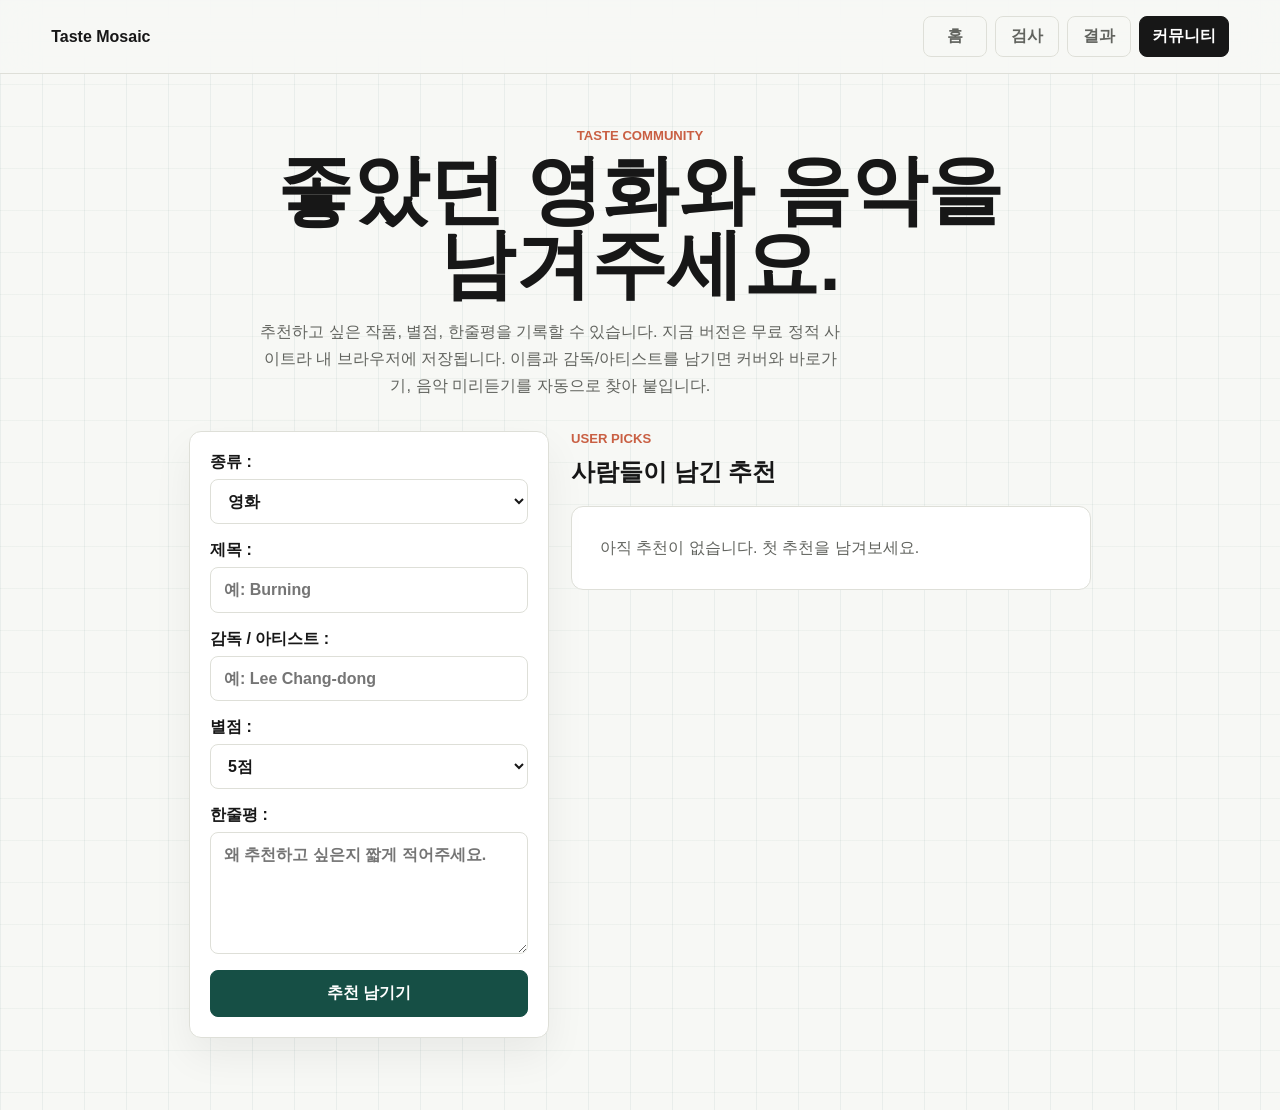
<file: docs/taste-mosaic/community.html>
<!DOCTYPE html>
<html lang="ko">
  <head>
    <meta charset="UTF-8" />
    <meta name="viewport" content="width=device-width, initial-scale=1.0" />
    <title>커뮤니티 | Taste Mosaic</title>
    <meta
      name="description"
      content="Taste Mosaic 커뮤니티에서 영화와 음악을 직접 추천하고 별점과 한줄평을 남겨보세요."
    />
    <meta name="robots" content="index, follow" />
    <meta property="og:title" content="커뮤니티 | Taste Mosaic" />
    <meta
      property="og:description"
      content="사람들이 직접 남기는 영화와 음악 추천을 확인해보세요."
    />
    <meta property="og:type" content="website" />
    <link rel="stylesheet" href="./styles.css?v=24" />
  </head>
  <body data-page="community">
    <header class="site-header">
      <a class="brand-mark" href="./index.html?v=24">Taste Mosaic</a>
      <nav class="site-nav" aria-label="주요 메뉴">
        <a class="nav-link" href="./index.html?v=24">홈</a>
        <a class="nav-link" href="./quiz.html?v=24">검사</a>
        <a class="nav-link" href="./result.html?v=24">결과</a>
        <a class="nav-link is-active" href="./community.html?v=24">커뮤니티</a>
      </nav>
    </header>

    <main class="community-page">
      <section class="community-hero">
        <p class="eyebrow">Taste community</p>
        <h1>좋았던 영화와 음악을 남겨주세요.</h1>
        <p class="hero-text">
          추천하고 싶은 작품, 별점, 한줄평을 기록할 수 있습니다. 지금 버전은 무료
          정적 사이트라 내 브라우저에 저장됩니다. 이름과 감독/아티스트를 남기면
          커버와 바로가기, 음악 미리듣기를 자동으로 찾아 붙입니다.
        </p>
      </section>

      <section class="community-layout">
        <form id="community-form" class="community-form">
          <label>
            종류 :
            <select name="type" required>
              <option value="movie">영화</option>
              <option value="music">음악</option>
            </select>
          </label>
          <label>
            제목 :
            <input name="title" type="text" placeholder="예: Burning" required />
          </label>
          <label>
            감독 / 아티스트 :
            <input name="creator" type="text" placeholder="예: Lee Chang-dong" required />
          </label>
          <label>
            별점 :
            <select name="rating" required>
              <option value="5">5점</option>
              <option value="4">4점</option>
              <option value="3">3점</option>
              <option value="2">2점</option>
              <option value="1">1점</option>
            </select>
          </label>
          <label>
            한줄평 :
            <textarea
              name="comment"
              rows="5"
              placeholder="왜 추천하고 싶은지 짧게 적어주세요."
              required
            ></textarea>
          </label>
          <button class="primary-button" type="submit">추천 남기기</button>
        </form>

        <section class="community-feed">
          <div class="section-heading">
            <p class="eyebrow">User picks</p>
            <h2>사람들이 남긴 추천</h2>
          </div>
          <p id="community-empty" class="community-empty">
            아직 추천이 없습니다. 첫 추천을 남겨보세요.
          </p>
          <div id="community-list" class="community-list"></div>
        </section>
      </section>
    </main>

    <script src="./app.js?v=24"></script>
  </body>
</html>
</file>
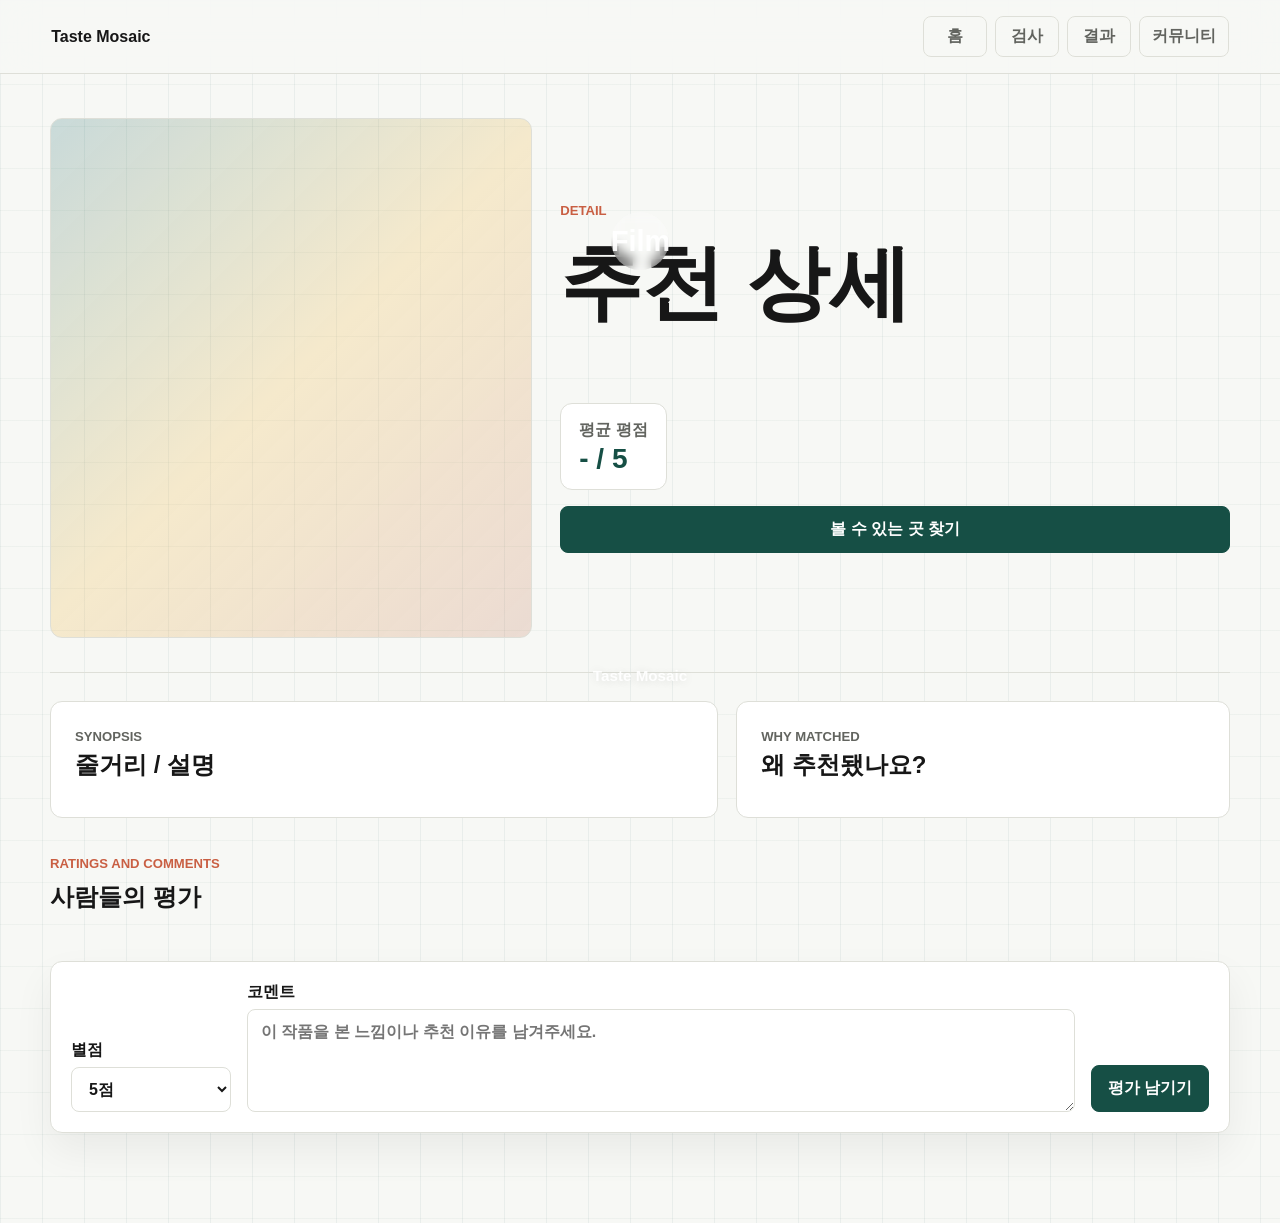
<file: docs/taste-mosaic/detail.html>
<!DOCTYPE html>
<html lang="ko">
  <head>
    <meta charset="UTF-8" />
    <meta name="viewport" content="width=device-width, initial-scale=1.0" />
    <title>상세 보기 | Taste Mosaic</title>
    <meta
      name="description"
      content="Taste Mosaic 추천 작품의 줄거리, 추천 이유, 평점과 코멘트를 확인하세요."
    />
    <meta name="robots" content="index, follow" />
    <meta property="og:title" content="상세 보기 | Taste Mosaic" />
    <meta property="og:description" content="추천 작품의 줄거리와 사람들의 평가를 확인해보세요." />
    <meta property="og:type" content="website" />
    <link rel="stylesheet" href="./styles.css?v=24" />
  </head>
  <body data-page="detail">
    <header class="site-header">
      <a class="brand-mark" href="./index.html?v=24">Taste Mosaic</a>
      <nav class="site-nav" aria-label="주요 메뉴">
        <a class="nav-link" href="./index.html?v=24">홈</a>
        <a class="nav-link" href="./quiz.html?v=24">검사</a>
        <a class="nav-link" href="./result.html?v=24">결과</a>
        <a class="nav-link" href="./community.html?v=24">커뮤니티</a>
      </nav>
    </header>

    <main class="detail-page">
      <section class="detail-hero">
        <div id="detail-page-artwork" class="detail-artwork">
          <div class="album-cover-fallback">
            <span class="album-cover-icon">Film</span>
            <span class="album-cover-text">Taste Mosaic</span>
          </div>
        </div>

        <article class="detail-page-copy">
          <p id="detail-page-type" class="eyebrow">Detail</p>
          <h1 id="detail-page-title">추천 상세</h1>
          <p id="detail-page-subtitle" class="detail-subtitle"></p>
          <div id="detail-page-traits" class="trait-chips"></div>
          <div class="detail-rating-card">
            <span>평균 평점</span>
            <strong id="detail-page-rating">- / 5</strong>
          </div>
          <a id="detail-external-link" class="primary-button" href="#" target="_blank" rel="noreferrer">
            볼 수 있는 곳 찾기
          </a>
        </article>
      </section>

      <section class="detail-content-grid">
        <article class="detail-info-card">
          <p class="eyebrow">Synopsis</p>
          <h2>줄거리 / 설명</h2>
          <p id="detail-page-synopsis"></p>
        </article>

        <article class="detail-info-card">
          <p class="eyebrow">Why matched</p>
          <h2>왜 추천됐나요?</h2>
          <p id="detail-page-reason"></p>
        </article>
      </section>

      <section class="detail-community">
        <div class="section-heading">
          <p class="eyebrow">Ratings and comments</p>
          <h2>사람들의 평가</h2>
        </div>

        <form id="detail-review-form" class="community-form detail-review-form">
          <label>
            별점
            <select name="rating" required>
              <option value="5">5점</option>
              <option value="4">4점</option>
              <option value="3">3점</option>
              <option value="2">2점</option>
              <option value="1">1점</option>
            </select>
          </label>
          <label>
            코멘트
            <textarea
              name="comment"
              rows="4"
              placeholder="이 작품을 본 느낌이나 추천 이유를 남겨주세요."
              required
            ></textarea>
          </label>
          <button class="primary-button" type="submit">평가 남기기</button>
        </form>

        <div id="detail-page-comments" class="community-list"></div>
      </section>
    </main>

    <script src="./app.js?v=24"></script>
  </body>
</html>
</file>
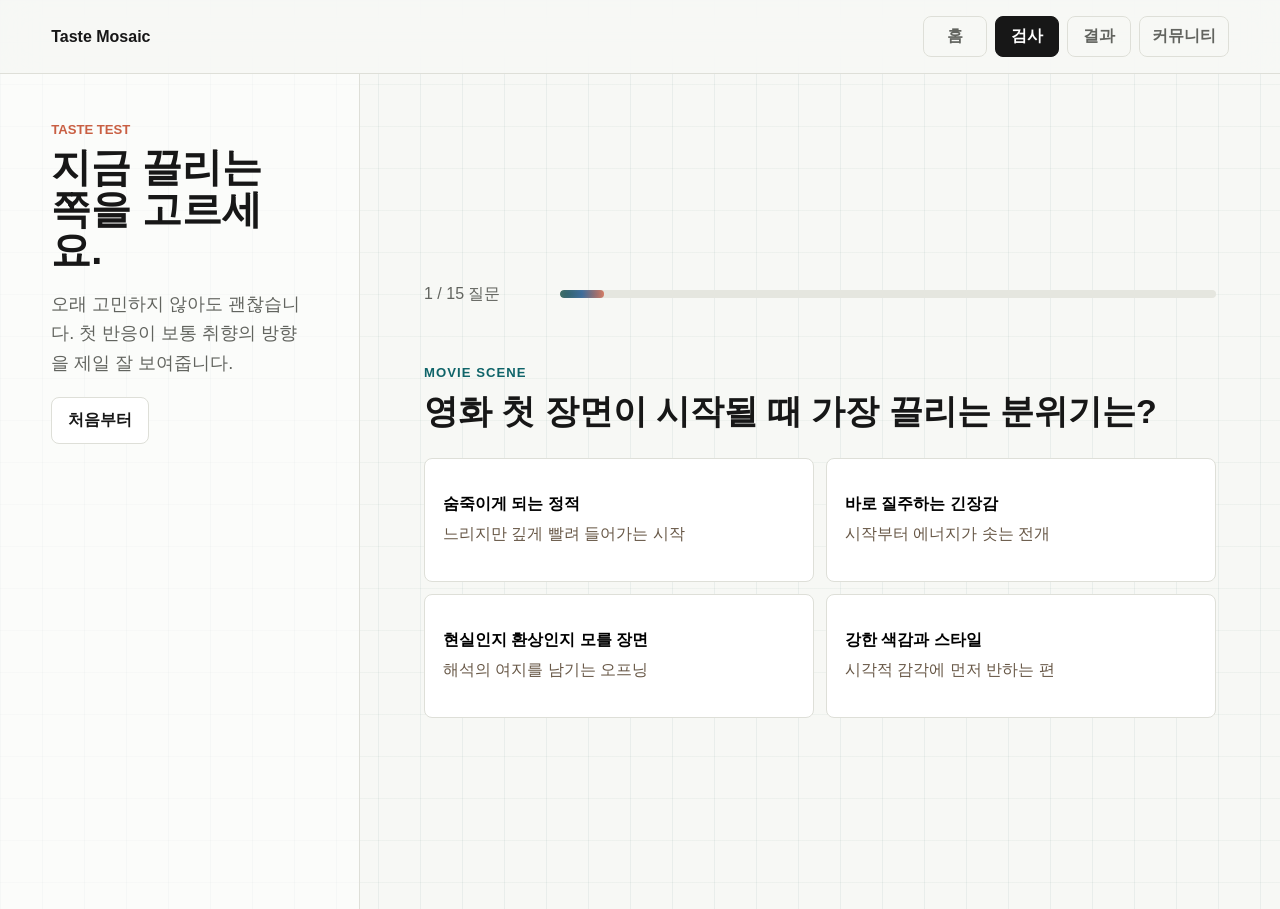
<file: docs/taste-mosaic/quiz.html>
<!DOCTYPE html>
<html lang="ko">
  <head>
    <meta charset="UTF-8" />
    <meta name="viewport" content="width=device-width, initial-scale=1.0" />
    <title>취향 검사 | Taste Mosaic</title>
    <meta
      name="description"
      content="Taste Mosaic 취향 검사에서 15개의 질문에 답하고 나만의 영화와 음악 추천을 받아보세요."
    />
    <meta name="robots" content="index, follow" />
    <meta property="og:title" content="취향 검사 | Taste Mosaic" />
    <meta
      property="og:description"
      content="15개의 질문으로 나의 영화와 음악 취향을 찾아보세요."
    />
    <meta property="og:type" content="website" />
    <link rel="stylesheet" href="./styles.css?v=24" />
  </head>
  <body data-page="quiz">
    <header class="site-header">
      <a class="brand-mark" href="./index.html?v=24">Taste Mosaic</a>
      <nav class="site-nav" aria-label="주요 메뉴">
        <a class="nav-link" href="./index.html?v=24">홈</a>
        <a class="nav-link is-active" href="./quiz.html?v=24">검사</a>
        <a class="nav-link" href="./result.html?v=24">결과</a>
        <a class="nav-link" href="./community.html?v=24">커뮤니티</a>
      </nav>
    </header>

    <main class="quiz-page">
      <div class="quiz-shell">
        <aside class="quiz-aside">
          <p class="eyebrow">Taste test</p>
          <h1>지금 끌리는 쪽을 고르세요.</h1>
          <p class="hero-text">
            오래 고민하지 않아도 괜찮습니다. 첫 반응이 보통 취향의 방향을
            제일 잘 보여줍니다.
          </p>
          <button id="restart-test" class="secondary-button" type="button">처음부터</button>
        </aside>

        <section class="quiz-workspace" aria-live="polite">
          <div class="progress-row">
            <p id="progress-text" class="progress-text">1 / 15 질문</p>
            <div class="progress-bar" aria-hidden="true">
              <div id="progress-fill" class="progress-fill"></div>
            </div>
          </div>
          <article class="question-card">
            <p id="question-category" class="question-category">MOVIE SCENE</p>
            <h2 id="question-title" class="question-title"></h2>
            <div id="question-options" class="option-list"></div>
          </article>
        </section>
      </div>
    </main>

    <script src="./app.js?v=24"></script>
  </body>
</html>
</file>
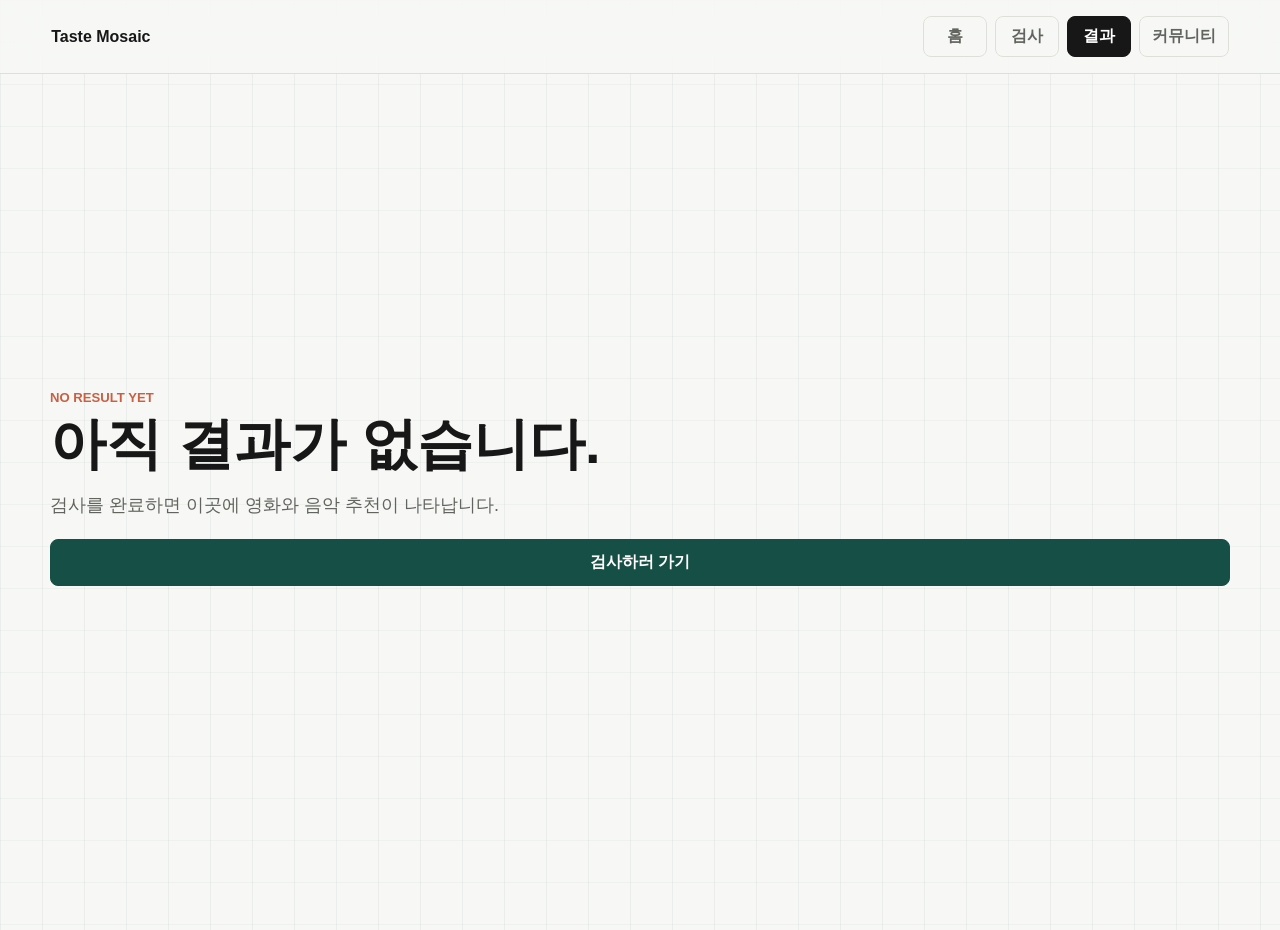
<file: docs/taste-mosaic/result.html>
<!DOCTYPE html>
<html lang="ko">
  <head>
    <meta charset="UTF-8" />
    <meta name="viewport" content="width=device-width, initial-scale=1.0" />
    <title>결과 | Taste Mosaic</title>
    <meta
      name="description"
      content="Taste Mosaic 결과 페이지에서 취향 별명, 성향 점수, 영화 추천, 음악 추천을 확인하세요."
    />
    <meta name="robots" content="index, follow" />
    <meta property="og:title" content="결과 | Taste Mosaic" />
    <meta
      property="og:description"
      content="나의 취향 결과와 추천 영화, 추천 음악을 확인해보세요."
    />
    <meta property="og:type" content="website" />
    <link rel="stylesheet" href="./styles.css?v=24" />
  </head>
  <body data-page="result">
    <header class="site-header">
      <a class="brand-mark" href="./index.html?v=24">Taste Mosaic</a>
      <nav class="site-nav" aria-label="주요 메뉴">
        <a class="nav-link" href="./index.html?v=24">홈</a>
        <a class="nav-link" href="./quiz.html?v=24">검사</a>
        <a class="nav-link is-active" href="./result.html?v=24">결과</a>
        <a class="nav-link" href="./community.html?v=24">커뮤니티</a>
      </nav>
    </header>

    <main class="result-page">
      <section id="empty-state" class="result-empty">
        <p class="eyebrow">No result yet</p>
        <h1>아직 결과가 없습니다.</h1>
        <p class="hero-text">검사를 완료하면 이곳에 영화와 음악 추천이 나타납니다.</p>
        <a class="primary-button" href="./quiz.html?v=24">검사하러 가기</a>
      </section>

      <section id="result-view" class="result-view hidden">
        <header class="result-header">
          <div>
            <p class="eyebrow">Your taste report</p>
            <h1 id="persona-name" class="persona-name"></h1>
            <p id="persona-description" class="persona-description"></p>
          </div>
          <button id="copy-summary" class="secondary-button" type="button">결과 복사</button>
        </header>

        <section class="traits-section">
          <div id="trait-chips" class="trait-chips"></div>
          <div id="score-bars" class="score-bars"></div>
        </section>

        <section class="recommend-section">
          <div class="section-heading">
            <p class="eyebrow">Movies</p>
            <h2>영화 추천</h2>
          </div>
          <div id="movie-list" class="card-list media-grid"></div>
        </section>

        <section class="recommend-section">
          <div class="section-heading">
            <p class="eyebrow">Music</p>
            <h2>음악 추천</h2>
          </div>
          <div id="music-list" class="card-list media-grid"></div>
        </section>
      </section>
    </main>

    <script src="./app.js?v=24"></script>
  </body>
</html>
</file>
<file: docs/taste-mosaic/styles.css>
:root {
  --bg: #f4eee3;
  --bg-deep: #dcc6a2;
  --panel: rgba(252, 249, 241, 0.78);
  --panel-strong: rgba(255, 251, 246, 0.96);
  --border: rgba(58, 42, 22, 0.1);
  --border-strong: rgba(58, 42, 22, 0.16);
  --text: #20150d;
  --muted: #685847;
  --muted-strong: #544637;
  --primary: #b65a34;
  --primary-deep: #8f4020;
  --secondary: #0f6469;
  --secondary-soft: rgba(15, 100, 105, 0.1);
  --highlight: #efb94b;
  --shadow: 0 24px 60px rgba(71, 43, 17, 0.11);
  --shadow-soft: 0 14px 32px rgba(71, 43, 17, 0.08);
  --radius-xl: 34px;
  --radius-lg: 24px;
  --radius-md: 18px;
}

* {
  box-sizing: border-box;
}

html {
  scroll-behavior: smooth;
}

body {
  margin: 0;
  min-height: 100vh;
  font-family: "Avenir Next", "Pretendard", "Noto Sans KR", sans-serif;
  color: var(--text);
  background:
    radial-gradient(circle at top left, rgba(255, 255, 255, 0.72), transparent 24%),
    radial-gradient(circle at 80% 20%, rgba(15, 100, 105, 0.08), transparent 20%),
    radial-gradient(circle at bottom right, rgba(255, 203, 123, 0.32), transparent 28%),
    linear-gradient(135deg, var(--bg) 0%, var(--bg-deep) 100%);
  overflow-x: hidden;
}

button,
input,
textarea {
  font: inherit;
}

select {
  font: inherit;
}

body.modal-open {
  overflow: hidden;
}

.ambient {
  position: fixed;
  inset: auto;
  width: 340px;
  height: 340px;
  border-radius: 999px;
  filter: blur(60px);
  opacity: 0.45;
  pointer-events: none;
}

.ambient-left {
  top: -80px;
  left: -100px;
  background: rgba(15, 95, 100, 0.24);
}

.ambient-right {
  right: -120px;
  bottom: 8%;
  background: rgba(184, 86, 44, 0.22);
}

.page-shell {
  position: relative;
  max-width: 1280px;
  margin: 0 auto;
  padding: 38px 22px 68px;
}

.hero-panel,
.panel,
.mini-card,
.recommend-panel,
.persona-card {
  border: 1px solid var(--border);
  background: var(--panel);
  backdrop-filter: blur(18px);
  box-shadow: var(--shadow);
}

.hero-panel {
  display: grid;
  grid-template-columns: minmax(0, 1.45fr) minmax(280px, 0.9fr);
  gap: 24px;
  padding: 32px;
  border-radius: var(--radius-xl);
  margin-bottom: 26px;
  position: relative;
  overflow: hidden;
}

.hero-panel::before {
  content: "";
  position: absolute;
  inset: 0;
  background:
    linear-gradient(120deg, rgba(255, 255, 255, 0.22), transparent 30%),
    radial-gradient(circle at top right, rgba(239, 185, 75, 0.14), transparent 24%);
  pointer-events: none;
}

.hero-copy {
  padding: 10px 10px 10px 2px;
}

.eyebrow,
.section-kicker,
.result-label,
.mini-label,
.question-category {
  margin: 0 0 10px;
  font-size: 0.82rem;
  font-weight: 800;
  text-transform: uppercase;
  letter-spacing: 0.08em;
}

.eyebrow,
.section-kicker,
.result-label {
  color: var(--primary);
}

h1 {
  margin: 0;
  font-size: 64px;
  line-height: 0.92;
  letter-spacing: 0;
}

.hero-text,
.mini-card p,
.section-copy,
.persona-description,
.empty-state p,
.recommend-copy,
.progress-text {
  color: var(--muted);
  line-height: 1.65;
}

.hero-text {
  max-width: 64ch;
  font-size: 1.02rem;
}

.hero-metrics {
  display: grid;
  grid-template-columns: repeat(3, minmax(0, 1fr));
  gap: 12px;
  margin-top: 28px;
}

.metric-card {
  display: grid;
  gap: 2px;
  padding: 16px 18px;
  border-radius: 8px;
  background: rgba(255, 255, 255, 0.58);
  border: 1px solid rgba(58, 42, 22, 0.08);
  box-shadow: var(--shadow-soft);
}

.metric-value {
  font-size: 1.55rem;
  font-weight: 800;
  letter-spacing: 0;
}

.metric-label {
  color: var(--muted);
  font-size: 0.88rem;
  font-weight: 700;
}

.hero-side {
  display: grid;
  gap: 14px;
  align-content: stretch;
}

.mini-card {
  border-radius: var(--radius-lg);
  padding: 22px;
  background:
    linear-gradient(180deg, rgba(255, 255, 255, 0.94), rgba(251, 246, 238, 0.9));
  position: relative;
  overflow: hidden;
}

.mini-card.accent {
  background:
    linear-gradient(135deg, rgba(239, 185, 75, 0.28), rgba(255, 255, 255, 0.88));
}

.mini-card::after {
  content: "";
  position: absolute;
  width: 140px;
  height: 140px;
  right: -60px;
  top: -70px;
  border-radius: 999px;
  background: rgba(255, 255, 255, 0.32);
  pointer-events: none;
}

.mini-card strong {
  display: block;
  margin-bottom: 8px;
  font-size: 1.24rem;
  letter-spacing: 0;
}

.app-grid {
  display: grid;
  grid-template-columns: minmax(320px, 0.84fr) minmax(0, 1.16fr);
  gap: 24px;
  align-items: start;
}

.panel {
  padding: 26px;
  border-radius: var(--radius-xl);
  position: relative;
  overflow: hidden;
}

.panel::before {
  content: "";
  position: absolute;
  inset: 0;
  background: linear-gradient(180deg, rgba(255, 255, 255, 0.12), transparent 26%);
  pointer-events: none;
}

.panel-header,
.traits-header,
.recommend-heading {
  display: flex;
  align-items: flex-start;
  justify-content: space-between;
  gap: 16px;
}

.panel-header h2,
.recommend-heading h3,
.empty-state h3,
.persona-name {
  margin: 0;
}

.section-copy {
  margin: 8px 0 0;
  max-width: 46ch;
  font-size: 0.96rem;
}

.ghost-button {
  border: 1px solid rgba(58, 42, 22, 0.08);
  border-radius: 999px;
  padding: 11px 16px;
  background: rgba(255, 255, 255, 0.76);
  color: var(--text);
  cursor: pointer;
  transition:
    transform 160ms ease,
    background 160ms ease,
    opacity 160ms ease,
    box-shadow 160ms ease,
    border-color 160ms ease;
}

.ghost-button:hover {
  transform: translateY(-1px);
  background: rgba(255, 255, 255, 0.92);
  border-color: rgba(15, 100, 105, 0.12);
  box-shadow: 0 12px 22px rgba(58, 42, 22, 0.08);
}

.ghost-button.small {
  padding: 9px 13px;
  font-size: 0.92rem;
}

.progress-bar {
  width: 100%;
  height: 12px;
  border-radius: 999px;
  background: rgba(35, 24, 15, 0.07);
  overflow: hidden;
  margin-top: 14px;
}

.progress-fill {
  width: 0;
  height: 100%;
  border-radius: inherit;
  background:
    linear-gradient(90deg, var(--secondary), var(--primary), var(--highlight));
  transition: width 260ms ease;
  box-shadow: inset 0 0 10px rgba(255, 255, 255, 0.26);
}

.question-card {
  margin-top: 18px;
  padding: 26px;
  border-radius: var(--radius-lg);
  background:
    linear-gradient(135deg, rgba(255, 255, 255, 0.78), rgba(255, 242, 224, 0.98));
  border: 1px solid rgba(56, 41, 22, 0.07);
  box-shadow: inset 0 1px 0 rgba(255, 255, 255, 0.5);
}

.question-category {
  color: var(--secondary);
}

.question-title {
  margin: 0 0 18px;
  font-size: 34px;
  line-height: 1.28;
  letter-spacing: 0;
}

.option-list {
  display: grid;
  gap: 12px;
}

.option-button {
  border: 1px solid rgba(35, 24, 15, 0.07);
  border-radius: var(--radius-md);
  padding: 17px 18px;
  text-align: left;
  background:
    linear-gradient(180deg, rgba(255, 255, 255, 0.92), rgba(250, 244, 235, 0.94));
  cursor: pointer;
  transition:
    transform 160ms ease,
    border-color 160ms ease,
    background 160ms ease,
    box-shadow 160ms ease;
}

.option-button:hover {
  transform: translateY(-3px);
  border-color: rgba(15, 95, 100, 0.24);
  box-shadow: 0 20px 30px rgba(57, 41, 16, 0.1);
}

.option-title {
  display: block;
  margin-bottom: 7px;
  font-size: 1rem;
  font-weight: 800;
  letter-spacing: 0;
}

.option-caption {
  display: block;
  color: var(--muted);
  line-height: 1.5;
}

.empty-state {
  display: grid;
  place-items: center;
  min-height: 560px;
  text-align: center;
  padding: 24px;
  border: 1px dashed rgba(58, 42, 22, 0.12);
  border-radius: 8px;
  background: rgba(255, 255, 255, 0.34);
}

.empty-eyebrow {
  margin: 0 0 10px;
  color: var(--secondary);
  font-size: 0.9rem;
  font-weight: 800;
  letter-spacing: 0.08em;
  text-transform: uppercase;
}

.hidden {
  display: none !important;
}

.result-view {
  display: grid;
  gap: 20px;
}

.persona-card {
  border-radius: var(--radius-lg);
  padding: 24px;
  background:
    linear-gradient(135deg, rgba(15, 95, 100, 0.1), rgba(255, 255, 255, 0.96));
}

.persona-layout {
  display: grid;
  grid-template-columns: minmax(0, 1fr) 130px;
  gap: 14px;
  align-items: center;
}

.persona-name {
  font-size: 44px;
  line-height: 1.05;
  letter-spacing: 0;
}

.persona-description {
  margin-bottom: 0;
  max-width: 56ch;
}

.persona-orb {
  position: relative;
  width: 118px;
  height: 118px;
  margin-left: auto;
}

.orb-ring,
.orb-core {
  position: absolute;
  inset: 0;
  border-radius: 999px;
}

.orb-ring {
  border: 1px solid rgba(15, 100, 105, 0.18);
  background:
    radial-gradient(circle at 35% 35%, rgba(255, 255, 255, 0.84), transparent 40%),
    conic-gradient(from 210deg, rgba(15, 100, 105, 0.5), rgba(239, 185, 75, 0.3), rgba(182, 90, 52, 0.5), rgba(15, 100, 105, 0.5));
  filter: blur(0.2px);
}

.orb-core {
  inset: 17px;
  background:
    radial-gradient(circle at 30% 30%, rgba(255, 255, 255, 0.95), rgba(246, 223, 183, 0.9) 45%, rgba(15, 100, 105, 0.34) 100%);
  box-shadow:
    inset 0 8px 20px rgba(255, 255, 255, 0.35),
    0 18px 28px rgba(57, 41, 16, 0.12);
}

.traits-block {
  padding: 2px;
}

.trait-chips {
  display: flex;
  flex-wrap: wrap;
  gap: 10px;
  margin: 14px 0 18px;
}

.trait-chip {
  padding: 10px 15px;
  border-radius: 999px;
  background:
    linear-gradient(180deg, rgba(184, 86, 44, 0.16), rgba(184, 86, 44, 0.08));
  color: var(--primary);
  font-weight: 700;
  border: 1px solid rgba(184, 86, 44, 0.08);
  box-shadow: var(--shadow-soft);
}

.score-card {
  padding: 18px;
  border-radius: 8px;
  background:
    linear-gradient(180deg, rgba(255, 255, 255, 0.86), rgba(249, 241, 231, 0.92));
  border: 1px solid rgba(58, 42, 22, 0.07);
}

.score-bars {
  display: grid;
  gap: 14px;
}

.score-row {
  display: grid;
  grid-template-columns: 86px 1fr 50px;
  gap: 12px;
  align-items: center;
}

.score-name,
.score-value {
  font-size: 0.94rem;
  font-weight: 700;
}

.score-track {
  height: 13px;
  border-radius: 999px;
  overflow: hidden;
  background: rgba(35, 24, 15, 0.08);
}

.score-fill {
  height: 100%;
  border-radius: inherit;
  background: linear-gradient(90deg, var(--highlight), var(--primary), var(--primary-deep));
  box-shadow: inset 0 0 10px rgba(255, 255, 255, 0.24);
}

.recommend-grid {
  display: grid;
  grid-template-columns: repeat(2, minmax(0, 1fr));
  gap: 18px;
}

.recommend-panel {
  border-radius: var(--radius-lg);
  padding: 22px;
  background:
    linear-gradient(180deg, rgba(255, 255, 255, 0.95), rgba(250, 246, 239, 0.92));
}

.card-list {
  display: grid;
  gap: 14px;
  align-items: stretch;
}

.recommend-card {
  display: flex;
  flex-direction: column;
  border-radius: 8px;
  padding: 20px;
  background:
    linear-gradient(135deg, rgba(255, 255, 255, 0.92), rgba(249, 238, 220, 0.98));
  border: 1px solid rgba(56, 41, 22, 0.07);
  box-shadow: var(--shadow-soft);
  transition:
    transform 180ms ease,
    box-shadow 180ms ease,
    border-color 180ms ease;
  cursor: pointer;
}

.recommend-card:hover {
  transform: translateY(-3px);
  box-shadow: 0 22px 34px rgba(57, 41, 16, 0.1);
  border-color: rgba(15, 100, 105, 0.14);
}

.recommend-card:focus-visible {
  outline: 3px solid rgba(15, 100, 105, 0.28);
  outline-offset: 3px;
}

.album-cover {
  position: relative;
  width: 100%;
  height: 320px;
  margin-bottom: 14px;
  overflow: hidden;
  border-radius: 18px;
  background:
    linear-gradient(135deg, rgba(15, 100, 105, 0.2), rgba(239, 185, 75, 0.24), rgba(182, 90, 52, 0.18));
  border: 1px solid rgba(56, 41, 22, 0.08);
  box-shadow: inset 0 1px 0 rgba(255, 255, 255, 0.35);
}

.movie-card .album-cover {
  height: 320px;
}

.album-cover::after {
  content: "";
  position: absolute;
  inset: 0;
  background:
    linear-gradient(180deg, rgba(255, 255, 255, 0.12), transparent 36%),
    radial-gradient(circle at 20% 20%, rgba(255, 255, 255, 0.34), transparent 22%);
  pointer-events: none;
}

.album-cover.has-image img {
  width: 100%;
  height: 100%;
  object-fit: cover;
  display: block;
}

.album-cover-fallback {
  position: absolute;
  inset: 0;
  display: grid;
  place-items: center;
  gap: 10px;
  padding: 20px;
  text-align: center;
}

.album-cover-icon {
  display: inline-grid;
  place-items: center;
  width: 58px;
  height: 58px;
  border-radius: 999px;
  background: rgba(255, 255, 255, 0.24);
  color: rgba(255, 255, 255, 0.92);
  font-size: 1.8rem;
  font-weight: 800;
  backdrop-filter: blur(6px);
}

.album-cover-text {
  max-width: 20ch;
  color: rgba(255, 255, 255, 0.92);
  font-size: 0.95rem;
  font-weight: 700;
  line-height: 1.45;
  text-shadow: 0 1px 10px rgba(0, 0, 0, 0.12);
}

.recommend-meta {
  display: flex;
  flex-wrap: wrap;
  gap: 8px;
  margin-bottom: 10px;
}

.pill {
  padding: 6px 10px;
  border-radius: 999px;
  background: var(--secondary-soft);
  color: var(--secondary);
  font-size: 0.78rem;
  font-weight: 800;
  border: 1px solid rgba(15, 100, 105, 0.08);
}

.recommend-card h4 {
  margin: 0 0 10px;
  font-size: 1.24rem;
  letter-spacing: 0;
}

.recommend-card p {
  margin: 0;
}

.recommend-body {
  display: flex;
  flex: 1;
  flex-direction: column;
}

.recommend-actions {
  min-height: 112px;
  margin-top: 14px;
  display: flex;
  flex-direction: column;
  justify-content: flex-end;
}

.movie-card .recommend-actions {
  min-height: 0;
  margin-top: 0;
}

.recommend-copy {
  margin-top: 8px !important;
  color: var(--muted-strong);
}

.preview-row {
  display: grid;
  grid-template-columns: 118px minmax(0, 1fr);
  gap: 12px;
  align-items: stretch;
  margin-top: 0;
  padding-top: 16px;
  border-top: 1px solid rgba(58, 42, 22, 0.08);
}

.preview-button {
  width: 100%;
  min-height: 52px;
  border: 1px solid rgba(15, 100, 105, 0.12);
  border-radius: 8px;
  padding: 10px 14px;
  background: linear-gradient(180deg, rgba(15, 100, 105, 0.12), rgba(15, 100, 105, 0.06));
  color: var(--secondary);
  font-weight: 800;
  cursor: pointer;
  transition:
    transform 160ms ease,
    box-shadow 160ms ease,
    border-color 160ms ease,
    opacity 160ms ease;
}

.preview-button:hover {
  transform: translateY(-1px);
  border-color: rgba(15, 100, 105, 0.24);
  box-shadow: 0 12px 22px rgba(15, 100, 105, 0.12);
}

.preview-button:disabled {
  cursor: not-allowed;
  opacity: 0.56;
  transform: none;
  box-shadow: none;
}

.preview-status {
  display: flex;
  align-items: center;
  min-height: 52px;
  color: var(--muted);
  font-size: 0.88rem;
  line-height: 1.45;
}

.open-link {
  display: inline-flex;
  align-items: center;
  justify-content: center;
  width: 100%;
  height: 48px;
  margin-top: 18px;
  border: 1px solid var(--site-line);
  border-radius: 8px;
  color: var(--site-ink);
  background: #fff;
  font-size: 0.92rem;
  font-weight: 900;
  text-decoration: none;
  cursor: pointer;
}

.open-link:hover {
  border-color: var(--site-green);
  color: var(--site-green);
}

.detail-overlay {
  position: fixed;
  inset: 0;
  z-index: 60;
  display: grid;
  place-items: center;
  padding: 24px;
  background: rgba(23, 23, 23, 0.42);
  backdrop-filter: blur(14px);
}

.detail-panel {
  position: relative;
  display: grid;
  grid-template-columns: minmax(220px, 0.72fr) minmax(0, 1fr);
  gap: 24px;
  width: min(920px, 100%);
  max-height: min(760px, calc(100vh - 48px));
  overflow: auto;
  padding: 18px;
  border-radius: 18px;
  background: var(--site-surface);
  border: 1px solid var(--site-line);
  box-shadow: 0 28px 80px rgba(23, 23, 23, 0.24);
}

.detail-close {
  position: absolute;
  top: 16px;
  right: 16px;
  z-index: 2;
  border: 1px solid var(--site-line);
  border-radius: 999px;
  padding: 8px 12px;
  background: #fff;
  color: var(--site-ink);
  font-weight: 800;
  cursor: pointer;
}

.detail-artwork {
  width: 100%;
  height: 520px;
  border-radius: 12px;
  overflow: hidden;
  background:
    linear-gradient(135deg, rgba(15, 100, 105, 0.2), rgba(239, 185, 75, 0.24), rgba(182, 90, 52, 0.18));
  border: 1px solid var(--site-line);
}

.detail-artwork.has-image img {
  width: 100%;
  height: 100%;
  object-fit: cover;
  display: block;
}

.detail-copy {
  display: grid;
  align-content: center;
  gap: 12px;
  padding: 34px 20px 22px 0;
}

.detail-copy h2 {
  margin: 0;
  font-size: clamp(32px, 5vw, 56px);
  line-height: 1.02;
  letter-spacing: 0;
}

.detail-subtitle {
  margin: 0;
  color: var(--site-green);
  font-weight: 900;
}

.detail-reason,
.detail-note {
  margin: 0;
  color: var(--site-muted);
  line-height: 1.7;
}

.detail-reason {
  color: var(--site-ink);
  font-size: 1.05rem;
  font-weight: 700;
}

.fade-in {
  animation: fade-in 360ms ease;
}

@keyframes fade-in {
  from {
    opacity: 0;
    transform: translateY(10px);
  }

  to {
    opacity: 1;
    transform: translateY(0);
  }
}

@media (max-width: 980px) {
  .hero-panel,
  .app-grid,
  .recommend-grid {
    grid-template-columns: 1fr;
  }

  .hero-metrics {
    grid-template-columns: repeat(3, minmax(0, 1fr));
  }

  .persona-layout {
    grid-template-columns: 1fr;
  }

  .persona-orb {
    margin-left: 0;
  }

  .empty-state {
    min-height: 280px;
  }
}

@media (max-width: 640px) {
  .page-shell {
    padding: 20px 14px 44px;
  }

  .hero-panel,
  .panel,
  .question-card {
    padding: 18px;
  }

  .hero-metrics {
    grid-template-columns: 1fr;
  }

  .score-row {
    grid-template-columns: 1fr;
    gap: 6px;
  }

  .preview-row {
    grid-template-columns: 1fr;
    align-items: start;
  }

  .traits-header,
  .panel-header {
    flex-direction: column;
  }
}

/* Site redesign */
:root {
  --site-bg: #f7f8f5;
  --site-surface: #ffffff;
  --site-ink: #171717;
  --site-muted: #62645f;
  --site-line: #dedfd8;
  --site-green: #164f45;
  --site-blue: #285c8f;
  --site-coral: #c95f43;
  --site-yellow: #e6b84f;
}

body {
  background:
    linear-gradient(90deg, rgba(22, 79, 69, 0.06) 1px, transparent 1px),
    linear-gradient(180deg, rgba(22, 79, 69, 0.04) 1px, transparent 1px),
    var(--site-bg);
  background-size: 42px 42px;
  color: var(--site-ink);
}

.site-header {
  position: sticky;
  top: 0;
  z-index: 20;
  display: flex;
  align-items: center;
  justify-content: space-between;
  gap: 18px;
  padding: 16px clamp(18px, 4vw, 56px);
  background: rgba(247, 248, 245, 0.9);
  border-bottom: 1px solid var(--site-line);
  backdrop-filter: blur(16px);
}

.brand-mark {
  color: var(--site-ink);
  font-weight: 900;
  text-decoration: none;
}

.site-nav {
  display: flex;
  gap: 8px;
}

.nav-link,
.primary-button,
.secondary-button {
  display: inline-flex;
  align-items: center;
  justify-content: center;
  border-radius: 8px;
  border: 1px solid var(--site-line);
  cursor: pointer;
  font-weight: 800;
  text-decoration: none;
}

.nav-link {
  min-width: 64px;
  padding: 9px 12px;
  background: transparent;
  color: var(--site-muted);
}

.nav-link.is-active {
  background: var(--site-ink);
  border-color: var(--site-ink);
  color: #fff;
}

.site-page {
  min-height: calc(100vh - 65px);
}

.home-page {
  display: grid;
  align-content: center;
}

.home-hero {
  width: min(980px, calc(100% - 36px));
  margin: 0 auto;
  padding: 76px 0 52px;
}

.eyebrow {
  color: var(--site-coral);
  letter-spacing: 0;
}

.home-hero h1,
.quiz-aside h1,
.result-empty h1,
.result-header h1 {
  max-width: 900px;
  margin: 0;
  font-size: 56px;
  line-height: 1.04;
  letter-spacing: 0;
}

.hero-text,
.persona-description,
.progress-text,
.recommend-copy {
  color: var(--site-muted);
}

.home-hero .hero-text,
.quiz-aside .hero-text,
.result-empty .hero-text {
  max-width: 680px;
  font-size: 18px;
}

.hero-actions {
  display: flex;
  flex-wrap: wrap;
  gap: 10px;
  margin-top: 28px;
}

.primary-button,
.secondary-button {
  padding: 12px 16px;
}

.primary-button {
  background: var(--site-green);
  border-color: var(--site-green);
  color: #fff;
}

.secondary-button {
  background: var(--site-surface);
  color: var(--site-ink);
}

.site-band {
  border-top: 1px solid var(--site-line);
  border-bottom: 1px solid var(--site-line);
  background: rgba(255, 255, 255, 0.6);
}

.feature-strip {
  display: grid;
  grid-template-columns: repeat(3, 1fr);
  gap: 0;
  width: min(1180px, calc(100% - 36px));
  margin: 0 auto;
}

.feature-strip article {
  padding: 28px 24px;
  border-right: 1px solid var(--site-line);
}

.feature-strip article:first-child {
  border-left: 1px solid var(--site-line);
}

.feature-strip span {
  display: block;
  margin-bottom: 18px;
  color: var(--site-blue);
  font-weight: 900;
}

.feature-strip h2,
.section-heading h2 {
  margin: 0 0 8px;
  letter-spacing: 0;
}

.feature-strip p {
  margin: 0;
  color: var(--site-muted);
  line-height: 1.6;
}

.quiz-shell {
  display: grid;
  grid-template-columns: 360px 1fr;
  min-height: calc(100vh - 65px);
}

.quiz-aside {
  padding: 48px clamp(22px, 4vw, 56px);
  border-right: 1px solid var(--site-line);
  background: rgba(255, 255, 255, 0.56);
}

.quiz-aside h1 {
  font-size: 40px;
}

.quiz-workspace {
  display: grid;
  align-content: center;
  gap: 24px;
  padding: 42px clamp(22px, 5vw, 72px);
}

.progress-row {
  display: grid;
  grid-template-columns: 120px 1fr;
  gap: 16px;
  align-items: center;
}

.progress-bar {
  height: 8px;
  margin: 0;
  border-radius: 999px;
  background: #e5e6df;
}

.progress-fill {
  background: linear-gradient(90deg, var(--site-green), var(--site-blue), var(--site-coral));
}

.question-card {
  padding: 0;
  background: transparent;
  border: 0;
  box-shadow: none;
}

.question-title {
  max-width: 760px;
  margin-bottom: 24px;
  font-size: 34px;
  letter-spacing: 0;
}

.option-list {
  grid-template-columns: repeat(2, minmax(0, 1fr));
}

.option-button {
  min-height: 124px;
  border-radius: 8px;
  border-color: var(--site-line);
  background: var(--site-surface);
}

.option-button:hover {
  border-color: var(--site-green);
}

.result-page {
  width: min(1180px, calc(100% - 36px));
  margin: 0 auto;
  padding: 44px 0 72px;
}

.community-page {
  width: min(980px, calc(100% - 48px));
  margin: 0 auto;
  padding: 54px 0 72px;
}

.detail-page {
  width: min(1180px, calc(100% - 36px));
  margin: 0 auto;
  padding: 44px 0 72px;
}

.detail-hero {
  display: grid;
  grid-template-columns: minmax(260px, 0.72fr) minmax(0, 1fr);
  gap: 28px;
  align-items: stretch;
  padding-bottom: 34px;
  border-bottom: 1px solid var(--site-line);
}

.detail-page-copy {
  display: grid;
  align-content: center;
  gap: 16px;
}

.detail-page-copy h1 {
  margin: 0;
  font-size: clamp(44px, 7vw, 82px);
  line-height: 0.96;
  letter-spacing: 0;
}

.detail-content-grid {
  display: grid;
  grid-template-columns: 1.15fr 0.85fr;
  gap: 18px;
  padding: 28px 0;
}

.detail-info-card,
.detail-rating-card {
  border: 1px solid var(--site-line);
  border-radius: 12px;
  background: var(--site-surface);
}

.detail-info-card {
  padding: 24px;
}

.detail-info-card h2,
.detail-community h2 {
  margin: 0 0 12px;
  letter-spacing: 0;
}

.detail-info-card p {
  margin: 0;
  color: var(--site-muted);
  line-height: 1.75;
}

.detail-rating-card {
  display: inline-grid;
  justify-self: start;
  gap: 4px;
  padding: 16px 18px;
}

.detail-rating-card span {
  color: var(--site-muted);
  font-weight: 800;
}

.detail-rating-card strong {
  color: var(--site-green);
  font-size: 28px;
  line-height: 1;
}

.detail-community {
  display: grid;
  gap: 18px;
  padding-top: 10px;
}

.detail-review-form {
  position: static;
  grid-template-columns: 160px minmax(0, 1fr) auto;
  align-items: end;
}

.community-hero {
  max-width: 760px;
  margin: 0 auto 32px;
  text-align: center;
}

.community-hero h1 {
  margin: 0;
  font-size: clamp(42px, 7vw, 76px);
  line-height: 0.98;
  letter-spacing: 0;
}

.community-layout {
  display: grid;
  grid-template-columns: minmax(280px, 360px) minmax(360px, 520px);
  gap: 22px;
  justify-content: center;
  align-items: start;
  width: 100%;
  margin: 0 auto;
  padding: 0 clamp(8px, 2vw, 18px);
}

.community-feed {
  min-width: 0;
}

.community-form,
.community-card,
.community-empty {
  border: 1px solid var(--site-line);
  border-radius: 12px;
  background: var(--site-surface);
}

.community-form {
  position: sticky;
  top: 88px;
  display: grid;
  gap: 16px;
  padding: 20px;
  box-shadow: 0 18px 40px rgba(23, 23, 23, 0.06);
}

.community-form label {
  display: grid;
  gap: 8px;
  color: var(--site-ink);
  font-weight: 900;
  line-height: 1.2;
}

.community-form input,
.community-form select,
.community-form textarea {
  display: block;
  width: 100%;
  border: 1px solid var(--site-line);
  border-radius: 8px;
  padding: 12px 13px;
  background: #fff;
  color: var(--site-ink);
}

.community-form textarea {
  resize: vertical;
}

.community-form .primary-button {
  width: 100%;
}

.community-list {
  display: grid;
  gap: 14px;
}

.community-card {
  padding: 20px;
}

.community-artwork {
  position: relative;
  width: 100%;
  height: 260px;
  margin-bottom: 16px;
  overflow: hidden;
  border: 1px solid var(--site-line);
  border-radius: 10px;
  background:
    linear-gradient(135deg, rgba(15, 100, 105, 0.2), rgba(239, 185, 75, 0.24), rgba(182, 90, 52, 0.18));
}

.community-artwork.has-image img {
  width: 100%;
  height: 100%;
  object-fit: cover;
  display: block;
}

.community-card h2 {
  margin: 0 0 6px;
  font-size: 24px;
  letter-spacing: 0;
}

.community-card p {
  margin: 0;
  color: var(--site-muted);
  line-height: 1.65;
}

.community-card .community-creator {
  margin-bottom: 12px;
  color: var(--site-green);
  font-weight: 900;
}

.community-card-actions {
  display: grid;
  grid-template-columns: repeat(2, minmax(0, 1fr));
  gap: 10px;
  margin-top: 16px;
}

.community-preview,
.community-open-link {
  min-height: 48px;
  margin-top: 0;
}

.community-empty {
  padding: 28px;
  color: var(--site-muted);
  line-height: 1.6;
}

.result-empty {
  display: grid;
  align-content: center;
  min-height: calc(100vh - 160px);
}

.result-header {
  display: flex;
  align-items: flex-start;
  justify-content: space-between;
  gap: 24px;
  padding-bottom: 28px;
  border-bottom: 1px solid var(--site-line);
}

.persona-name {
  font-size: 44px;
  line-height: 1.08;
  letter-spacing: 0;
}

.traits-section {
  display: grid;
  grid-template-columns: 0.8fr 1.2fr;
  gap: 24px;
  padding: 28px 0;
  border-bottom: 1px solid var(--site-line);
}

.trait-chip {
  border-radius: 8px;
  background: #eef4f0;
  color: var(--site-green);
  box-shadow: none;
}

.score-bars {
  gap: 12px;
}

.score-track {
  background: #e5e6df;
}

.score-fill {
  background: linear-gradient(90deg, var(--site-yellow), var(--site-coral));
}

.recommend-section {
  padding: 34px 0 10px;
}

.section-heading {
  margin-bottom: 18px;
}

.media-grid {
  display: grid;
  grid-template-columns: repeat(4, minmax(0, 1fr));
  gap: 16px;
  align-items: stretch;
}

.recommend-card {
  display: flex;
  flex-direction: column;
  border-radius: 8px;
  padding: 12px;
  background: var(--site-surface);
  border-color: var(--site-line);
  box-shadow: none;
  min-height: 100%;
}

.recommend-body {
  flex: 1;
}

.recommend-actions {
  min-height: 112px;
}

.movie-card .recommend-actions {
  min-height: 0;
}

.album-cover {
  border-radius: 6px;
  height: 280px;
}

.recommend-card h4 {
  font-size: 18px;
  letter-spacing: 0;
}

.pill,
.preview-button {
  border-radius: 8px;
}

.hidden {
  display: none !important;
}

@media (max-width: 900px) {
  .home-hero h1,
  .result-empty h1,
  .result-header h1 {
    font-size: 40px;
  }

  .feature-strip,
  .quiz-shell,
  .traits-section,
  .community-layout,
  .detail-panel,
  .detail-hero,
  .detail-content-grid,
  .detail-review-form {
    grid-template-columns: 1fr;
  }

  .community-form {
    position: static;
  }

  .detail-copy {
    padding: 0 4px 6px;
  }

  .detail-artwork {
    height: 360px;
  }

  .quiz-aside {
    border-right: 0;
    border-bottom: 1px solid var(--site-line);
  }

  .media-grid,
  .option-list {
    grid-template-columns: repeat(2, minmax(0, 1fr));
  }
}

@media (max-width: 620px) {
  .site-header,
  .result-header,
  .progress-row {
    align-items: stretch;
    flex-direction: column;
    grid-template-columns: 1fr;
  }

  .site-nav {
    width: 100%;
  }

  .nav-link {
    flex: 1;
  }

  .home-hero h1,
  .quiz-aside h1,
  .result-empty h1,
  .result-header h1 {
    font-size: 32px;
  }

  .media-grid,
  .option-list {
    grid-template-columns: 1fr;
  }

  .album-cover,
  .movie-card .album-cover {
    height: 260px;
  }

  .detail-artwork {
    height: 300px;
  }
}
</file>
